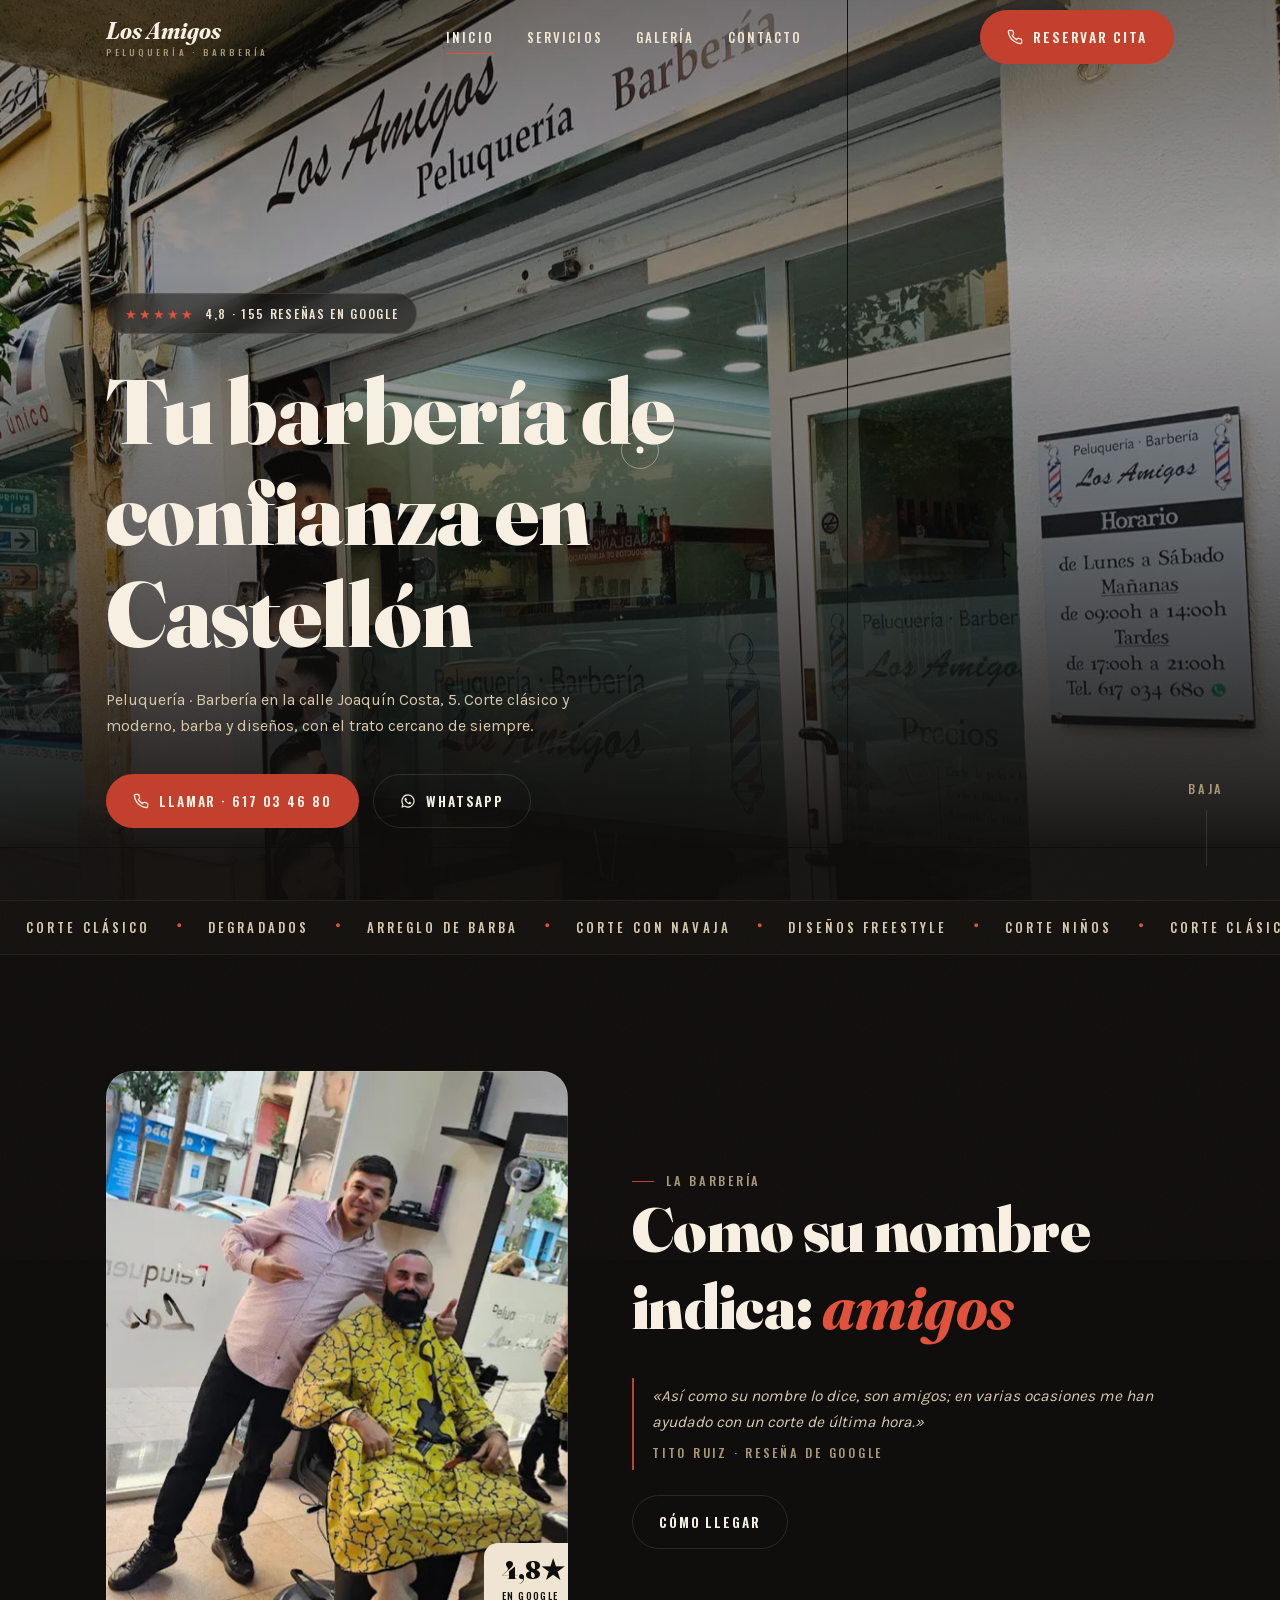
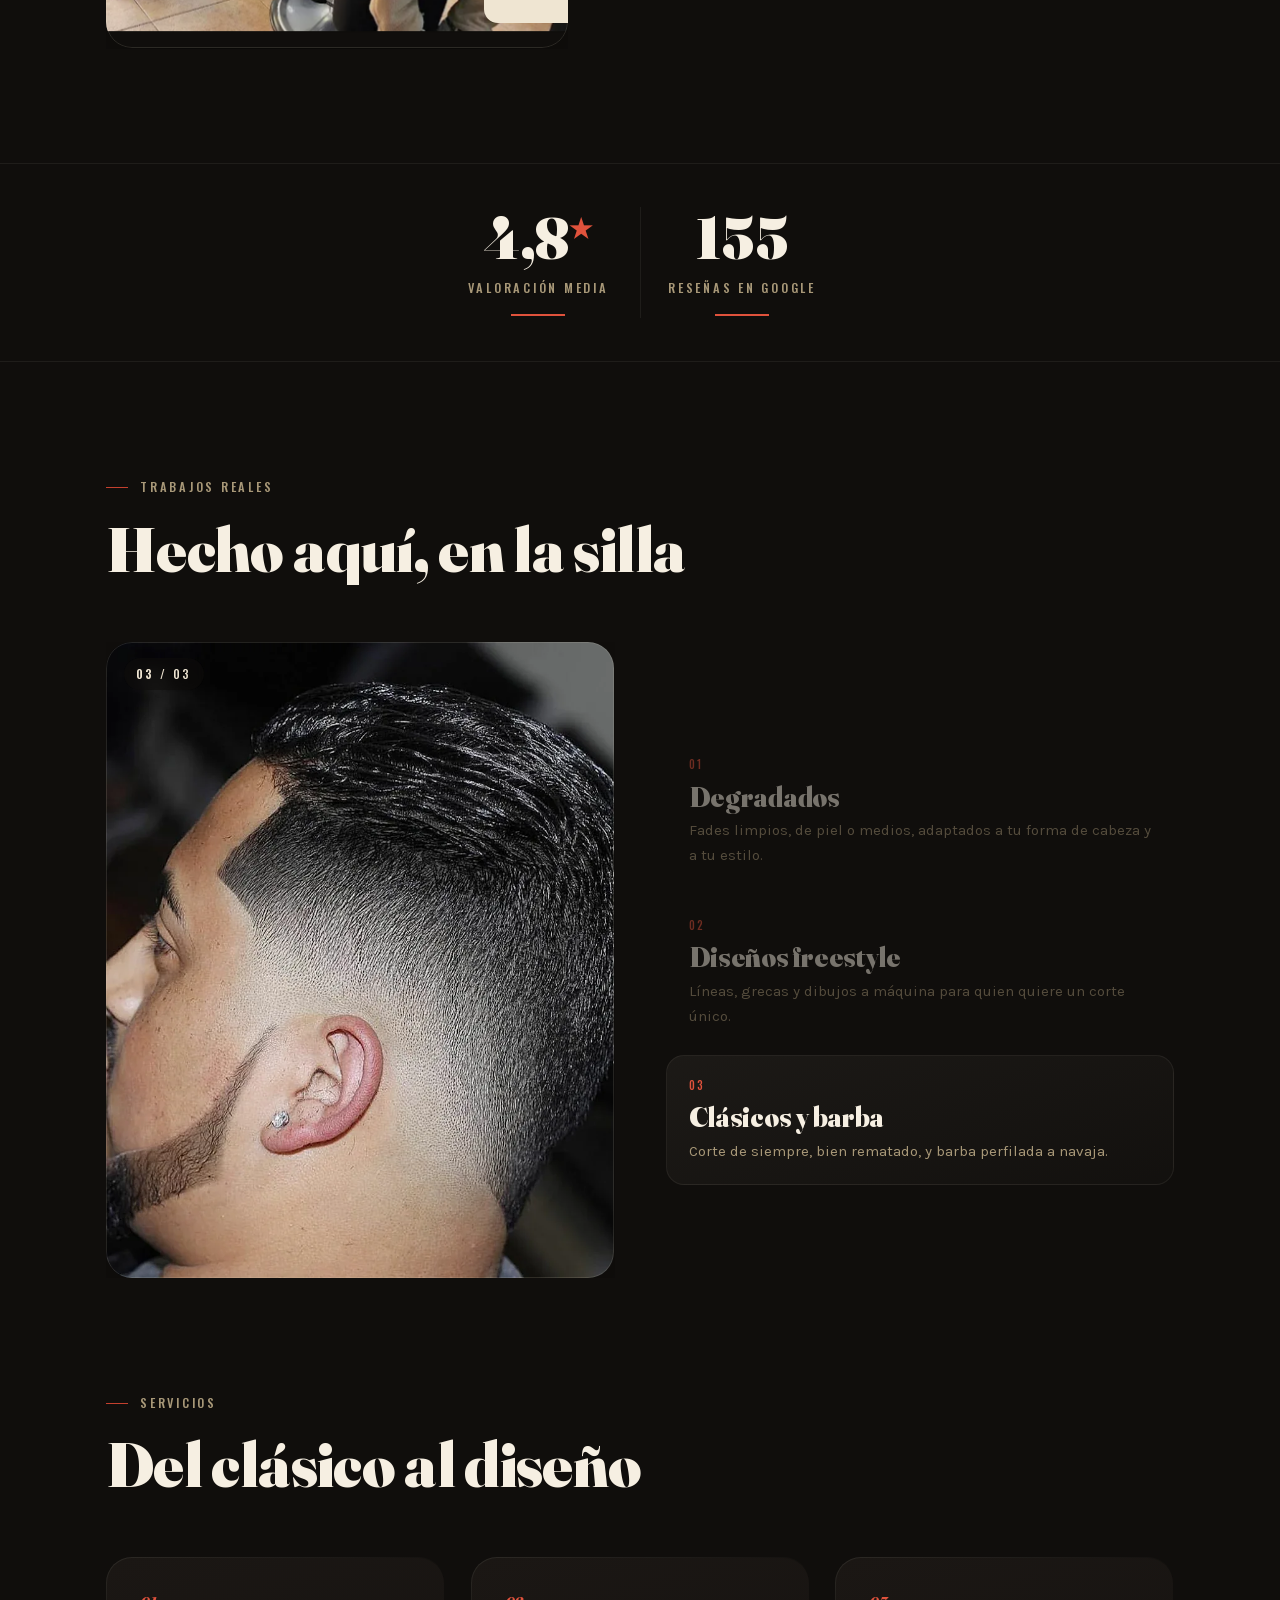
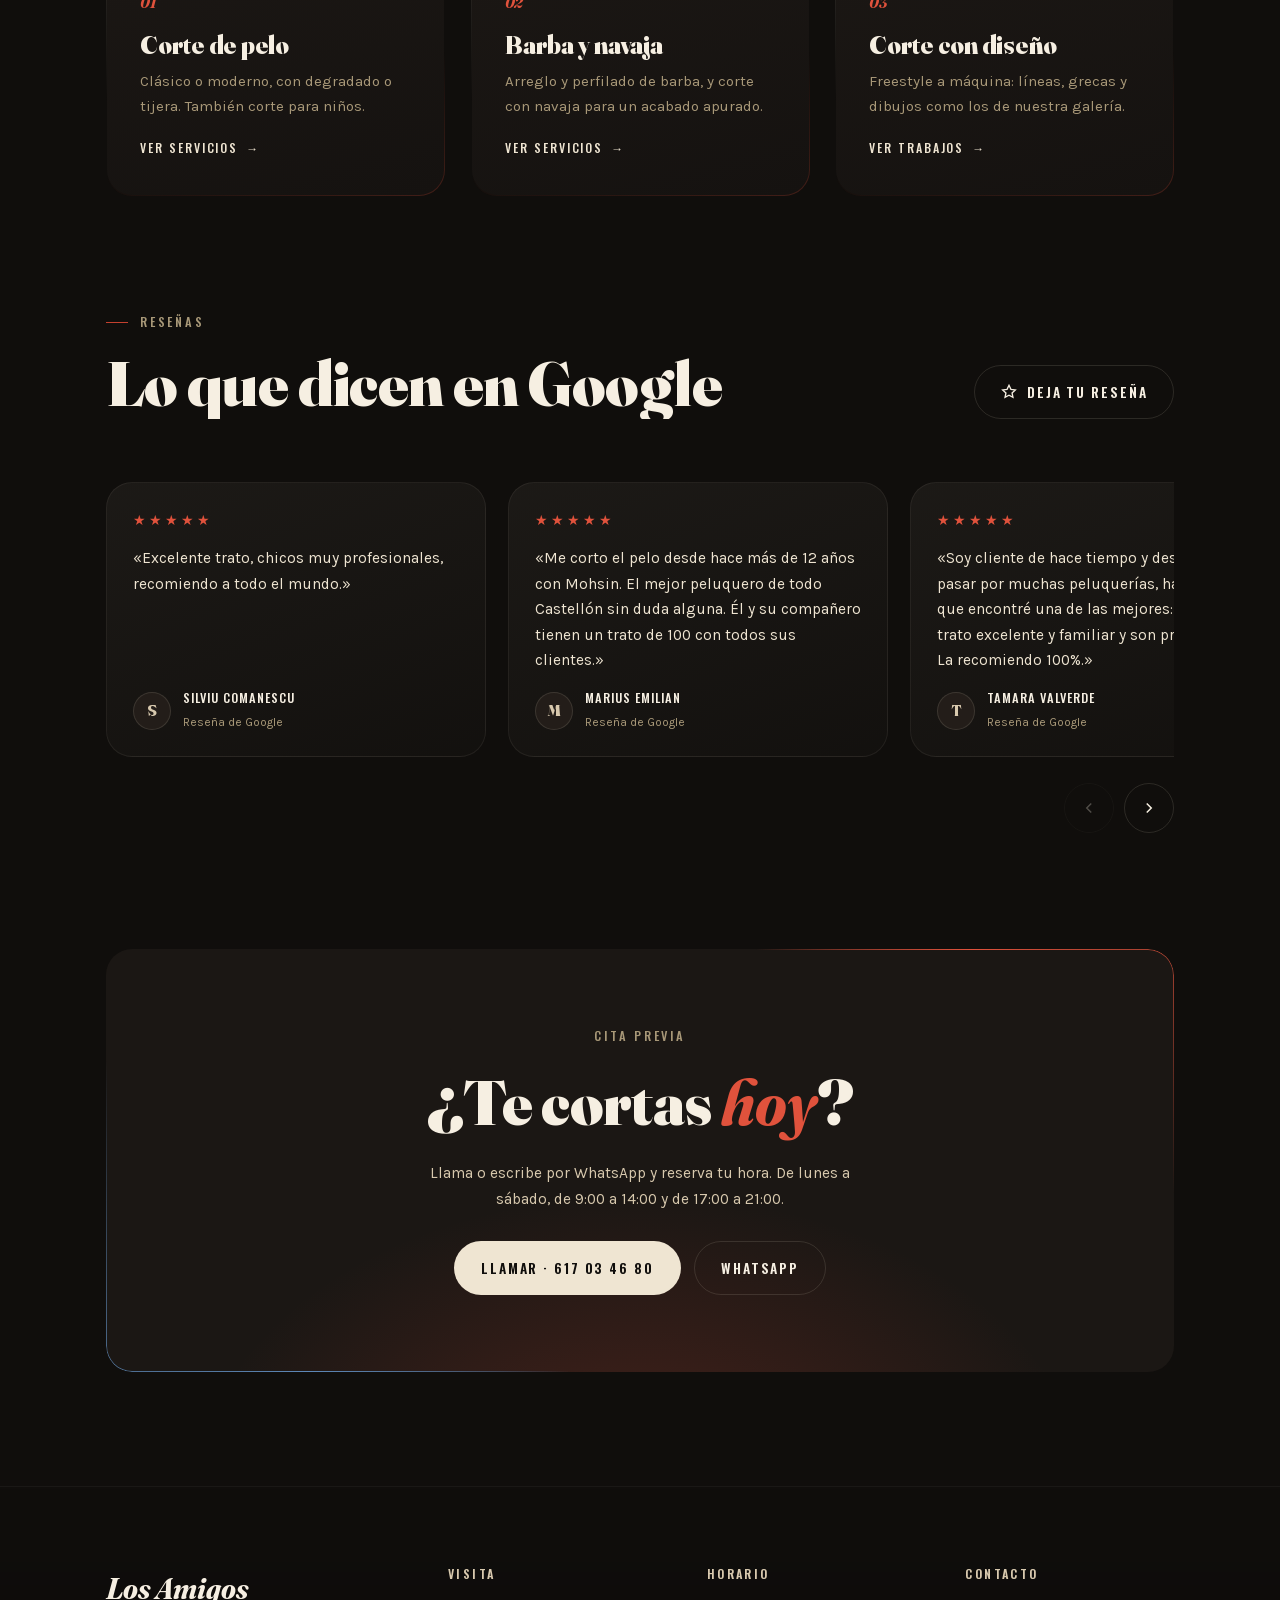
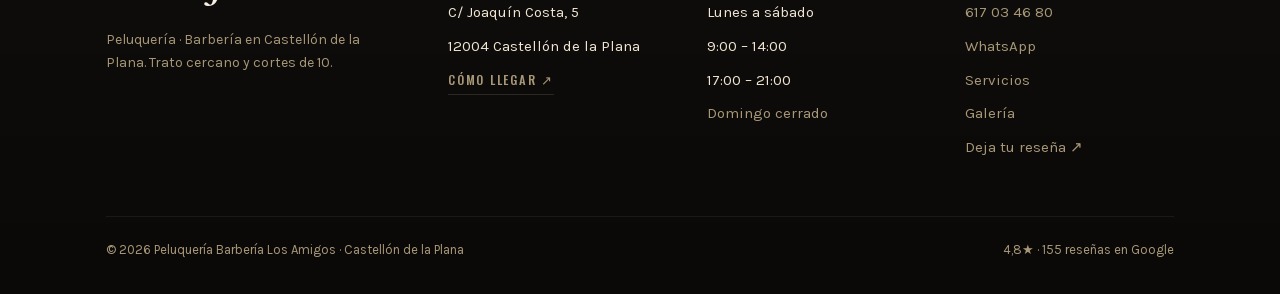
<file: index.html>
<!DOCTYPE html>
<html lang="es">
<head>
<meta charset="utf-8">
<meta name="viewport" content="width=device-width, initial-scale=1">
<title>Peluquer&iacute;a Barber&iacute;a Los Amigos &mdash; Barber&iacute;a en Castell&oacute;n de la Plana</title>
<meta name="description" content="Barber&iacute;a en Castell&oacute;n de la Plana. Cortes, degradados, arreglo de barba, navaja y dise&ntilde;os. Calle Joaqu&iacute;n Costa, 5. Cita: 617 03 46 80. Valoraci&oacute;n 4,8 con 155 rese&ntilde;as en Google.">
<link rel="canonical" href="https://losamigosbarberia.example/index.html">
<meta name="theme-color" content="#100e0c">
<meta property="og:title" content="Peluquer&iacute;a Barber&iacute;a Los Amigos &mdash; Castell&oacute;n">
<meta property="og:description" content="Tu barber&iacute;a de confianza en Castell&oacute;n. 4,8&#9733; en Google. Calle Joaqu&iacute;n Costa, 5 &middot; 617 03 46 80.">
<meta property="og:image" content="assets/img/og-image.jpg">
<meta property="og:type" content="website">
<link rel="icon" href="favicon.png" type="image/png">
<link rel="apple-touch-icon" href="apple-touch-icon.png">
<link rel="preload" href="assets/fonts/fraunces-black.woff2" as="font" type="font/woff2" crossorigin>
<link rel="preload" href="assets/fonts/karla-400.woff2" as="font" type="font/woff2" crossorigin>
<link rel="stylesheet" href="assets/css/style.css">
<noscript><style>[data-reveal],.kinetic{opacity:1 !important;transform:none !important;filter:none !important;clip-path:none !important}.preloader{display:none}.kinetic .w>span{transform:none}</style></noscript>
</head>
<body>

<div class="ambient" aria-hidden="true"></div>
<div class="grain" aria-hidden="true"></div>

<!-- Preloader -->
<div class="preloader" id="preloader" aria-hidden="true">
  <div class="preloader__panel preloader__panel--t"></div>
  <div class="preloader__panel preloader__panel--b"></div>
  <div class="preloader__mark">
    <span class="label">Peluquer&iacute;a &middot; Barber&iacute;a</span>
    <span class="preloader__word">Los Amigos</span>
    <div class="preloader__bar"><i></i></div>
  </div>
</div>

<!-- Header -->
<header class="header">
  <div class="header__in">
    <a class="brand" href="index.html" aria-label="Los Amigos, inicio">
      <span class="brand__word">Los Amigos</span>
      <span class="brand__sub">Peluquer&iacute;a &middot; Barber&iacute;a</span>
    </a>
    <nav class="nav" aria-label="Principal">
      <a href="index.html" aria-current="page">Inicio</a>
      <a href="servicios.html">Servicios</a>
      <a href="galeria.html">Galer&iacute;a</a>
      <a href="contacto.html">Contacto</a>
    </nav>
    <a class="btn btn--solid header__cta" href="tel:+34617034680"><span class="btn__shine"></span>
      <svg class="ic" viewBox="0 0 24 24" fill="none" stroke="currentColor" stroke-width="2"><path d="M22 16.9v3a2 2 0 0 1-2.2 2 19.8 19.8 0 0 1-8.6-3.1 19.5 19.5 0 0 1-6-6A19.8 19.8 0 0 1 2.1 4.2 2 2 0 0 1 4.1 2h3a2 2 0 0 1 2 1.7c.13.96.36 1.9.7 2.8a2 2 0 0 1-.45 2.1L8.1 9.9a16 16 0 0 0 6 6l1.3-1.3a2 2 0 0 1 2.1-.45c.9.34 1.84.57 2.8.7a2 2 0 0 1 1.7 2.05Z"/></svg>
      Reservar cita</a>
    <button class="burger" aria-label="Abrir men&uacute;" aria-expanded="false"><i></i><i></i><i></i></button>
  </div>
</header>

<!-- Menu movil -->
<nav class="mnav" aria-label="Men&uacute; m&oacute;vil">
  <div>
    <ul>
      <li><a href="index.html" aria-current="page">Inicio</a></li>
      <li><a href="servicios.html">Servicios</a></li>
      <li><a href="galeria.html">Galer&iacute;a</a></li>
      <li><a href="contacto.html">Contacto</a></li>
      <li><a href="tel:+34617034680" class="accent">617 03 46 80</a></li>
    </ul>
    <div class="mnav__meta">
      <span class="label">C/ Joaqu&iacute;n Costa, 5 &middot; Castell&oacute;n</span>
    </div>
  </div>
</nav>

<main>
  <!-- HERO -->
  <section class="hero">
    <div class="hero__media" aria-hidden="true">
      <img src="assets/img/fachada.webp" alt="" fetchpriority="high">
    </div>
    <div class="hero__dust" aria-hidden="true"></div>
    <div class="wrap">
      <div class="hero__pill" data-reveal="fade" data-hero-reveal>
        <span class="star" aria-hidden="true">&#9733;&#9733;&#9733;&#9733;&#9733;</span>
        4,8 &middot; 155 rese&ntilde;as en Google
      </div>
      <h1 class="h-xl kinetic">Tu barber&iacute;a de confianza en Castell&oacute;n</h1>
      <p class="hero__sub" data-reveal="up" data-hero-reveal>Peluquer&iacute;a &middot; Barber&iacute;a en la calle Joaqu&iacute;n Costa, 5. Corte cl&aacute;sico y moderno, barba y dise&ntilde;os, con el trato cercano de siempre.</p>
      <div class="hero__cta" data-reveal="up" data-hero-reveal>
        <a class="btn btn--solid" href="tel:+34617034680"><span class="btn__shine"></span>
          <svg class="ic" viewBox="0 0 24 24" fill="none" stroke="currentColor" stroke-width="2"><path d="M22 16.9v3a2 2 0 0 1-2.2 2 19.8 19.8 0 0 1-8.6-3.1 19.5 19.5 0 0 1-6-6A19.8 19.8 0 0 1 2.1 4.2 2 2 0 0 1 4.1 2h3a2 2 0 0 1 2 1.7c.13.96.36 1.9.7 2.8a2 2 0 0 1-.45 2.1L8.1 9.9a16 16 0 0 0 6 6l1.3-1.3a2 2 0 0 1 2.1-.45c.9.34 1.84.57 2.8.7a2 2 0 0 1 1.7 2.05Z"/></svg>
          Llamar &middot; 617 03 46 80</a>
        <a class="btn btn--ghost" href="https://wa.me/34617034680" target="_blank" rel="noopener"><span class="btn__shine"></span>
          <svg class="ic" viewBox="0 0 24 24" fill="currentColor"><path d="M12 2a10 10 0 0 0-8.6 15.1L2 22l5-1.3A10 10 0 1 0 12 2Zm0 18.2c-1.5 0-3-.4-4.2-1.1l-.3-.2-3 .8.8-2.9-.2-.3A8.2 8.2 0 1 1 12 20.2Zm4.5-6.1c-.2-.1-1.5-.7-1.7-.8-.2-.1-.4-.1-.6.1-.2.2-.7.8-.8 1-.1.2-.3.2-.5.1a6.7 6.7 0 0 1-3.3-2.9c-.2-.4.2-.4.7-1.3 0-.2 0-.3-.1-.5l-.8-1.9c-.2-.5-.4-.4-.6-.4h-.5c-.2 0-.5.1-.7.3-.9.9-1.1 2.2-.2 3.9a11.6 11.6 0 0 0 4.5 4.3c1.7.8 2.4.9 3.2.7.5-.1 1.5-.6 1.7-1.2.2-.6.2-1.1.1-1.2-.1-.1-.2-.1-.4-.2Z"/></svg>
          WhatsApp</a>
      </div>
    </div>
    <div class="hero__scroll" aria-hidden="true">
      <span class="label">Baja</span>
      <span class="linev"></span>
    </div>
  </section>

  <!-- MARQUEE -->
  <div class="marquee" aria-hidden="true">
    <div class="marquee__track">
      <div class="marquee__group">
        <span>Corte cl&aacute;sico</span><em>&#9679;</em><span>Degradados</span><em>&#9679;</em><span>Arreglo de barba</span><em>&#9679;</em><span>Corte con navaja</span><em>&#9679;</em><span>Dise&ntilde;os freestyle</span><em>&#9679;</em><span>Corte ni&ntilde;os</span><em>&#9679;</em>
      </div>
      <div class="marquee__group">
        <span>Corte cl&aacute;sico</span><em>&#9679;</em><span>Degradados</span><em>&#9679;</em><span>Arreglo de barba</span><em>&#9679;</em><span>Corte con navaja</span><em>&#9679;</em><span>Dise&ntilde;os freestyle</span><em>&#9679;</em><span>Corte ni&ntilde;os</span><em>&#9679;</em>
      </div>
    </div>
  </div>

  <!-- NOSOTROS -->
  <section class="section">
    <div class="wrap split">
      <div class="split__media" data-reveal="scale">
        <div class="frame">
          <img src="assets/img/equipo.webp" alt="Barbero de Los Amigos con un cliente en el sal&oacute;n" data-parallax="0.06" loading="lazy">
        </div>
        <div class="split__badge" data-reveal="up" data-stagger-item>
          <b>4,8&#9733;</b>
          <small>en Google</small>
        </div>
      </div>
      <div class="split__body">
        <span class="label label--tick" data-reveal="fade">La barber&iacute;a</span>
        <h2 class="h-lg" data-reveal="blur">Como su nombre indica: <span class="script accent">amigos</span></h2>
        <blockquote class="quoteline" data-reveal="left">
          &laquo;As&iacute; como su nombre lo dice, son amigos; en varias ocasiones me han ayudado con un corte de &uacute;ltima hora.&raquo;
          <cite class="label">Tito Ruiz &middot; Rese&ntilde;a de Google</cite>
        </blockquote>
        <a class="btn btn--ghost" href="contacto.html"><span class="btn__shine"></span>C&oacute;mo llegar</a>
      </div>
    </div>
  </section>

  <!-- STATS -->
  <section class="stats">
    <div class="wrap stats__grid">
      <div class="stat" data-reveal="up" data-stagger-item>
        <div class="stat__n"><span data-count="4.8">0</span><sup>&#9733;</sup></div>
        <div class="stat__l label">Valoraci&oacute;n media</div>
        <div class="stat__bar"><i></i></div>
      </div>
      <div class="stat" data-reveal="up" data-stagger-item>
        <div class="stat__n"><span data-count="155">0</span></div>
        <div class="stat__l label">Rese&ntilde;as en Google</div>
        <div class="stat__bar"><i></i></div>
      </div>
    </div>
  </section>

  <!-- SHOWCASE -->
  <section class="section" data-showcase>
    <div class="wrap">
      <div class="section-head">
        <span class="label label--tick" data-reveal="fade">Trabajos reales</span>
        <h2 class="h-lg" data-reveal="blur">Hecho aqu&iacute;, en la silla</h2>
      </div>
      <div class="showcase__stage">
        <div class="showcase__viewport" data-reveal="scale">
          <span class="showcase__count"><b>01</b> / 03</span>
          <img src="assets/img/trabajo-1.webp" alt="Degradado con textura arriba hecho en Los Amigos" class="is-on">
          <img src="assets/img/trabajo-8.webp" alt="Dise&ntilde;o freestyle de greca en el lateral" loading="lazy">
          <img src="assets/img/trabajo-2.webp" alt="Degradado cl&aacute;sico con barba perfilada" loading="lazy">
        </div>
        <div class="showcase__items">
          <button class="showcase__item is-on" type="button">
            <span class="idx">01</span>
            <h3>Degradados</h3>
            <p>Fades limpios, de piel o medios, adaptados a tu forma de cabeza y a tu estilo.</p>
          </button>
          <button class="showcase__item" type="button">
            <span class="idx">02</span>
            <h3>Dise&ntilde;os freestyle</h3>
            <p>L&iacute;neas, grecas y dibujos a m&aacute;quina para quien quiere un corte &uacute;nico.</p>
          </button>
          <button class="showcase__item" type="button">
            <span class="idx">03</span>
            <h3>Cl&aacute;sicos y barba</h3>
            <p>Corte de siempre, bien rematado, y barba perfilada a navaja.</p>
          </button>
        </div>
      </div>
    </div>
  </section>

  <!-- SERVICIOS PREVIEW -->
  <section class="section" style="padding-top:0">
    <div class="wrap">
      <div class="section-head">
        <span class="label label--tick" data-reveal="fade">Servicios</span>
        <h2 class="h-lg" data-reveal="blur">Del cl&aacute;sico al dise&ntilde;o</h2>
      </div>
      <div class="cards">
        <article class="tcard" data-reveal="up" data-stagger-item>
          <div class="tcard__in">
            <div class="tcard__glare"></div>
            <span class="num">01</span>
            <h3>Corte de pelo</h3>
            <p>Cl&aacute;sico o moderno, con degradado o tijera. Tambi&eacute;n corte para ni&ntilde;os.</p>
            <a class="go" href="servicios.html">Ver servicios</a>
          </div>
        </article>
        <article class="tcard" data-reveal="up" data-stagger-item>
          <div class="tcard__in">
            <div class="tcard__glare"></div>
            <span class="num">02</span>
            <h3>Barba y navaja</h3>
            <p>Arreglo y perfilado de barba, y corte con navaja para un acabado apurado.</p>
            <a class="go" href="servicios.html">Ver servicios</a>
          </div>
        </article>
        <article class="tcard" data-reveal="up" data-stagger-item>
          <div class="tcard__in">
            <div class="tcard__glare"></div>
            <span class="num">03</span>
            <h3>Corte con dise&ntilde;o</h3>
            <p>Freestyle a m&aacute;quina: l&iacute;neas, grecas y dibujos como los de nuestra galer&iacute;a.</p>
            <a class="go" href="galeria.html">Ver trabajos</a>
          </div>
        </article>
      </div>
    </div>
  </section>

  <!-- RESENAS -->
  <section class="section" style="padding-top:0">
    <div class="wrap">
      <div class="section-head" style="display:flex;justify-content:space-between;align-items:flex-end;gap:20px;max-width:none;flex-wrap:wrap">
        <div>
          <span class="label label--tick" data-reveal="fade">Rese&ntilde;as</span>
          <h2 class="h-lg" data-reveal="blur">Lo que dicen en Google</h2>
        </div>
        <a class="btn btn--ghost" data-reveal="fade" href="https://search.google.com/local/writereview?placeid=ChIJCYqXFn7_Xw0RhbZOXLvFFtM" target="_blank" rel="noopener"><span class="btn__shine"></span>
          <svg class="ic" viewBox="0 0 24 24" fill="none" stroke="currentColor" stroke-width="2"><path d="M12 2l2.9 6.1 6.6.8-4.9 4.6 1.3 6.5L12 16.8 6.1 20l1.3-6.5L2.5 8.9l6.6-.8L12 2z"/></svg>
          Deja tu rese&ntilde;a</a>
      </div>
      <div class="carousel" data-reveal="up">
        <div class="carousel__track">
          <article class="review">
            <div class="review__stars" aria-label="5 de 5 estrellas">&#9733;&#9733;&#9733;&#9733;&#9733;</div>
            <p>&laquo;Excelente trato, chicos muy profesionales, recomiendo a todo el mundo.&raquo;</p>
            <footer><span class="avatar">S</span><div><b>Silviu Comanescu</b><small>Rese&ntilde;a de Google</small></div></footer>
          </article>
          <article class="review">
            <div class="review__stars" aria-label="5 de 5 estrellas">&#9733;&#9733;&#9733;&#9733;&#9733;</div>
            <p>&laquo;Me corto el pelo desde hace m&aacute;s de 12 a&ntilde;os con Mohsin. El mejor peluquero de todo Castell&oacute;n sin duda alguna. &Eacute;l y su compa&ntilde;ero tienen un trato de 100 con todos sus clientes.&raquo;</p>
            <footer><span class="avatar">M</span><div><b>Marius Emilian</b><small>Rese&ntilde;a de Google</small></div></footer>
          </article>
          <article class="review">
            <div class="review__stars" aria-label="5 de 5 estrellas">&#9733;&#9733;&#9733;&#9733;&#9733;</div>
            <p>&laquo;Soy cliente de hace tiempo y despu&eacute;s de pasar por muchas peluquer&iacute;as, hace a&ntilde;os que encontr&eacute; una de las mejores: tienen un trato excelente y familiar y son profesionales. La recomiendo 100%.&raquo;</p>
            <footer><span class="avatar">T</span><div><b>Tamara Valverde</b><small>Rese&ntilde;a de Google</small></div></footer>
          </article>
          <article class="review">
            <div class="review__stars" aria-label="5 de 5 estrellas">&#9733;&#9733;&#9733;&#9733;&#9733;</div>
            <p>&laquo;Llevo yendo desde hace 4 a&ntilde;os y puedo decir que el due&ntilde;o es un fuera de serie cortando el pelo y tratando a la gente.&raquo;</p>
            <footer><span class="avatar">S</span><div><b>Sergio Archelos</b><small>Rese&ntilde;a de Google</small></div></footer>
          </article>
          <article class="review">
            <div class="review__stars" aria-label="5 de 5 estrellas">&#9733;&#9733;&#9733;&#9733;&#9733;</div>
            <p>&laquo;Sin lugar a dudas la mejor peluquer&iacute;a de Castell&oacute;n. Servicio eficiente y de calidad, unos cracks.&raquo;</p>
            <footer><span class="avatar">P</span><div><b>Pa&uacute;l CR</b><small>Rese&ntilde;a de Google</small></div></footer>
          </article>
          <article class="review">
            <div class="review__stars" aria-label="5 de 5 estrellas">&#9733;&#9733;&#9733;&#9733;&#9733;</div>
            <p>&laquo;Llevo viniendo 3 o 4 a&ntilde;os a cortarme el pelo aqu&iacute; y, para m&iacute; y para todos, esta es la mejor barber&iacute;a de Castell&oacute;n. El n&uacute;mero uno.&raquo;</p>
            <footer><span class="avatar">A</span><div><b>Adrian Onea</b><small>Rese&ntilde;a de Google</small></div></footer>
          </article>
          <article class="review">
            <div class="review__stars" aria-label="5 de 5 estrellas">&#9733;&#9733;&#9733;&#9733;&#9733;</div>
            <p>&laquo;Es un 10/10 el barbero Mohsin. Calidad y precio 10/10. Resultados 10/10.&raquo;</p>
            <footer><span class="avatar">J</span><div><b>Javier N&uacute;&ntilde;ez</b><small>Rese&ntilde;a de Google</small></div></footer>
          </article>
          <article class="review">
            <div class="review__stars" aria-label="5 de 5 estrellas">&#9733;&#9733;&#9733;&#9733;&#9733;</div>
            <p>&laquo;El due&ntilde;o del local es un gran profesional, te hace sentir como si estuvieras en tu casa. Lo recomiendo 100%.&raquo;</p>
            <footer><span class="avatar">R</span><div><b>Rogerio Capdevila</b><small>Rese&ntilde;a de Google</small></div></footer>
          </article>
          <article class="review">
            <div class="review__stars" aria-label="5 de 5 estrellas">&#9733;&#9733;&#9733;&#9733;&#9733;</div>
            <p>&laquo;Peluquer&iacute;a aut&eacute;ntica de Castell&oacute;n. Lleva much&iacute;simos a&ntilde;os haci&eacute;ndolo de 10. Magn&iacute;ficos precios y servicio.&raquo;</p>
            <footer><span class="avatar">K</span><div><b>Kamell</b><small>Rese&ntilde;a de Google</small></div></footer>
          </article>
        </div>
        <div class="carousel__nav">
          <button class="cbtn" data-prev aria-label="Anterior"><svg viewBox="0 0 24 24" fill="none" stroke="currentColor" stroke-width="2"><path d="M15 18l-6-6 6-6"/></svg></button>
          <button class="cbtn" data-next aria-label="Siguiente"><svg viewBox="0 0 24 24" fill="none" stroke="currentColor" stroke-width="2"><path d="M9 6l6 6-6 6"/></svg></button>
        </div>
      </div>
    </div>
  </section>

  <!-- CTA -->
  <section class="section" style="padding-top:0">
    <div class="wrap">
      <div class="ctaband" data-reveal="scale">
        <span class="label" style="display:block;margin-bottom:14px">Cita previa</span>
        <h2 class="h-lg">&iquest;Te cortas <span class="script accent">hoy</span>?</h2>
        <p>Llama o escribe por WhatsApp y reserva tu hora. De lunes a s&aacute;bado, de 9:00 a 14:00 y de 17:00 a 21:00.</p>
        <div class="hero__cta">
          <a class="btn btn--light" href="tel:+34617034680"><span class="btn__shine"></span>Llamar &middot; 617 03 46 80</a>
          <a class="btn btn--ghost" href="https://wa.me/34617034680" target="_blank" rel="noopener"><span class="btn__shine"></span>WhatsApp</a>
        </div>
      </div>
    </div>
  </section>
</main>

<!-- FOOTER -->
<footer class="footer">
  <div class="wrap">
    <div class="footer__grid">
      <div>
        <span class="brand__word">Los Amigos</span>
        <p class="footer__note">Peluquer&iacute;a &middot; Barber&iacute;a en Castell&oacute;n de la Plana. Trato cercano y cortes de 10.</p>
      </div>
      <div>
        <h4>Visita</h4>
        <ul>
          <li>C/ Joaqu&iacute;n Costa, 5</li>
          <li>12004 Castell&oacute;n de la Plana</li>
          <li><a class="gmaps-link" href="https://www.google.com/maps/search/?api=1&amp;query=Peluqueria+Barberia+los+Amigos+Carrer+de+Joaquin+Costa+5+Castello" target="_blank" rel="noopener">C&oacute;mo llegar &#8599;</a></li>
        </ul>
      </div>
      <div>
        <h4>Horario</h4>
        <ul>
          <li>Lunes a s&aacute;bado</li>
          <li>9:00 &ndash; 14:00</li>
          <li>17:00 &ndash; 21:00</li>
          <li class="muted">Domingo cerrado</li>
        </ul>
      </div>
      <div>
        <h4>Contacto</h4>
        <ul>
          <li><a href="tel:+34617034680">617 03 46 80</a></li>
          <li><a href="https://wa.me/34617034680" target="_blank" rel="noopener">WhatsApp</a></li>
          <li><a href="servicios.html">Servicios</a></li>
          <li><a href="galeria.html">Galer&iacute;a</a></li>
          <li><a href="https://search.google.com/local/writereview?placeid=ChIJCYqXFn7_Xw0RhbZOXLvFFtM" target="_blank" rel="noopener">Deja tu rese&ntilde;a &#8599;</a></li>
        </ul>
      </div>
    </div>
    <div class="footer__base">
      <span>&copy; <span data-year>2026</span> Peluquer&iacute;a Barber&iacute;a Los Amigos &middot; Castell&oacute;n de la Plana</span>
      <span>4,8&#9733; &middot; 155 rese&ntilde;as en Google</span>
    </div>
  </div>
</footer>

<script src="assets/js/main.js"></script>
</body>
</html>
</file>
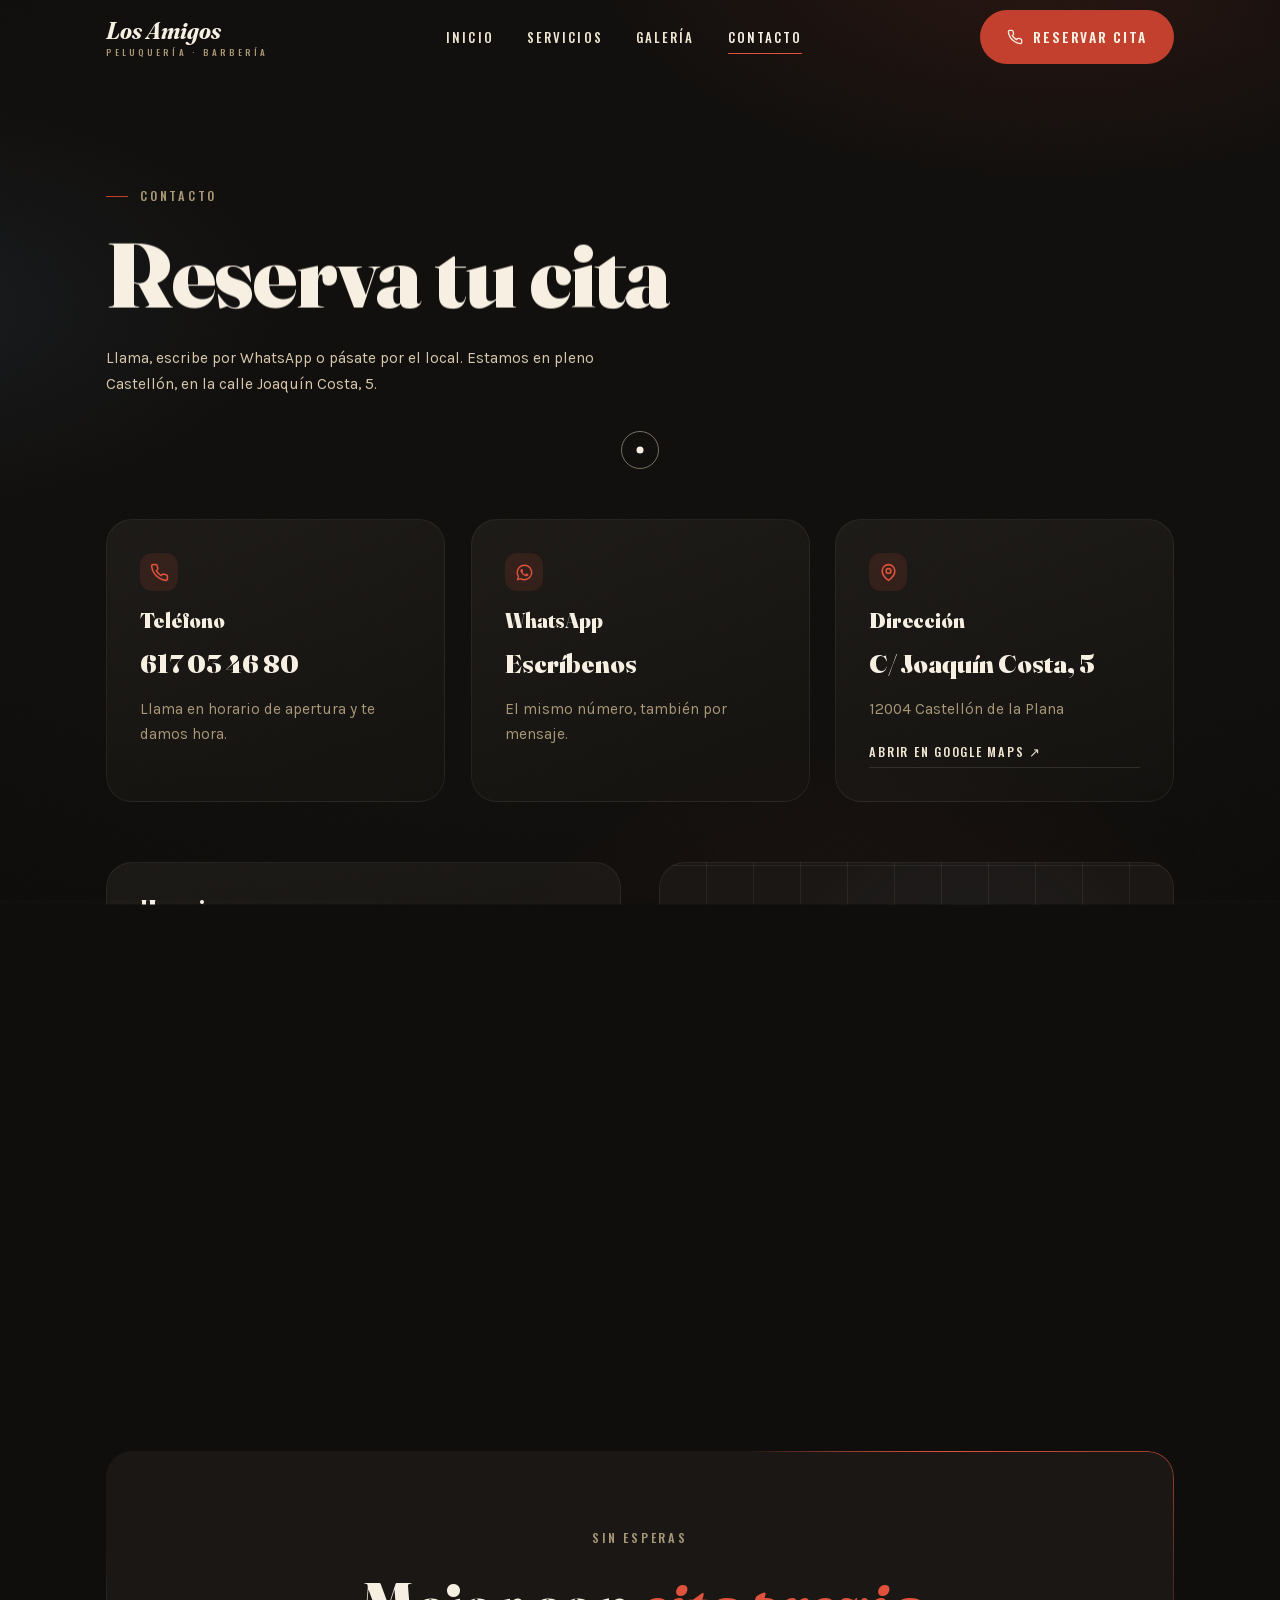
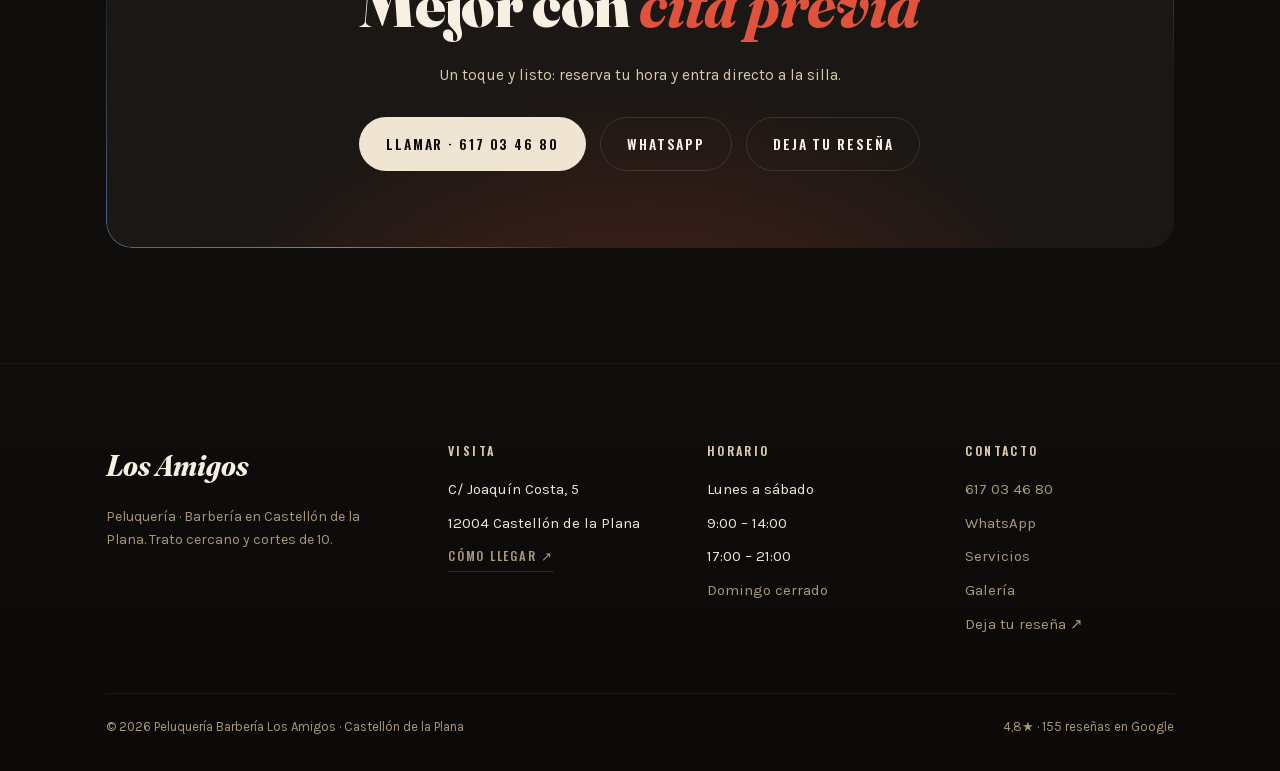
<file: contacto.html>
<!DOCTYPE html>
<html lang="es">
<head>
<meta charset="utf-8">
<meta name="viewport" content="width=device-width, initial-scale=1">
<title>Contacto y horario &mdash; Peluquer&iacute;a Barber&iacute;a Los Amigos, Castell&oacute;n</title>
<meta name="description" content="Reserva tu cita en Los Amigos: 617 03 46 80 &middot; WhatsApp. Calle Joaqu&iacute;n Costa, 5, 12004 Castell&oacute;n de la Plana. Lunes a s&aacute;bado, 9:00&ndash;14:00 y 17:00&ndash;21:00.">
<link rel="canonical" href="https://losamigosbarberia.example/contacto.html">
<meta name="theme-color" content="#100e0c">
<meta property="og:title" content="Contacto &mdash; Los Amigos, Castell&oacute;n">
<meta property="og:description" content="C/ Joaqu&iacute;n Costa, 5 &middot; 617 03 46 80 &middot; Lunes a s&aacute;bado.">
<meta property="og:image" content="assets/img/og-image.jpg">
<meta property="og:type" content="website">
<link rel="icon" href="favicon.png" type="image/png">
<link rel="apple-touch-icon" href="apple-touch-icon.png">
<link rel="preload" href="assets/fonts/fraunces-black.woff2" as="font" type="font/woff2" crossorigin>
<link rel="preload" href="assets/fonts/karla-400.woff2" as="font" type="font/woff2" crossorigin>
<link rel="stylesheet" href="assets/css/style.css">
<noscript><style>[data-reveal],.kinetic{opacity:1 !important;transform:none !important;filter:none !important;clip-path:none !important}.preloader{display:none}.kinetic .w>span{transform:none}</style></noscript>
</head>
<body>

<div class="ambient" aria-hidden="true"></div>
<div class="grain" aria-hidden="true"></div>

<div class="preloader" id="preloader" aria-hidden="true">
  <div class="preloader__panel preloader__panel--t"></div>
  <div class="preloader__panel preloader__panel--b"></div>
  <div class="preloader__mark">
    <span class="label">Peluquer&iacute;a &middot; Barber&iacute;a</span>
    <span class="preloader__word">Los Amigos</span>
    <div class="preloader__bar"><i></i></div>
  </div>
</div>

<header class="header">
  <div class="header__in">
    <a class="brand" href="index.html" aria-label="Los Amigos, inicio">
      <span class="brand__word">Los Amigos</span>
      <span class="brand__sub">Peluquer&iacute;a &middot; Barber&iacute;a</span>
    </a>
    <nav class="nav" aria-label="Principal">
      <a href="index.html">Inicio</a>
      <a href="servicios.html">Servicios</a>
      <a href="galeria.html">Galer&iacute;a</a>
      <a href="contacto.html" aria-current="page">Contacto</a>
    </nav>
    <a class="btn btn--solid header__cta" href="tel:+34617034680"><span class="btn__shine"></span>
      <svg class="ic" viewBox="0 0 24 24" fill="none" stroke="currentColor" stroke-width="2"><path d="M22 16.9v3a2 2 0 0 1-2.2 2 19.8 19.8 0 0 1-8.6-3.1 19.5 19.5 0 0 1-6-6A19.8 19.8 0 0 1 2.1 4.2 2 2 0 0 1 4.1 2h3a2 2 0 0 1 2 1.7c.13.96.36 1.9.7 2.8a2 2 0 0 1-.45 2.1L8.1 9.9a16 16 0 0 0 6 6l1.3-1.3a2 2 0 0 1 2.1-.45c.9.34 1.84.57 2.8.7a2 2 0 0 1 1.7 2.05Z"/></svg>
      Reservar cita</a>
    <button class="burger" aria-label="Abrir men&uacute;" aria-expanded="false"><i></i><i></i><i></i></button>
  </div>
</header>

<nav class="mnav" aria-label="Men&uacute; m&oacute;vil">
  <div>
    <ul>
      <li><a href="index.html">Inicio</a></li>
      <li><a href="servicios.html">Servicios</a></li>
      <li><a href="galeria.html">Galer&iacute;a</a></li>
      <li><a href="contacto.html" aria-current="page">Contacto</a></li>
      <li><a href="tel:+34617034680" class="accent">617 03 46 80</a></li>
    </ul>
    <div class="mnav__meta"><span class="label">C/ Joaqu&iacute;n Costa, 5 &middot; Castell&oacute;n</span></div>
  </div>
</nav>

<main>
  <section class="pagehero">
    <div class="wrap">
      <span class="label label--tick" data-reveal="fade" data-hero-reveal>Contacto</span>
      <h1 class="h-xl kinetic">Reserva tu cita</h1>
      <p class="pagehero__sub" data-reveal="up" data-hero-reveal>Llama, escribe por WhatsApp o p&aacute;sate por el local. Estamos en pleno Castell&oacute;n, en la calle Joaqu&iacute;n Costa, 5.</p>
    </div>
  </section>

  <section class="section" style="padding-top:clamp(16px,3vw,36px)">
    <div class="wrap">
      <div class="contact-grid">
        <div class="ccard" data-reveal="up" data-stagger-item>
          <span class="ic"><svg viewBox="0 0 24 24" fill="none" stroke="currentColor" stroke-width="2"><path d="M22 16.9v3a2 2 0 0 1-2.2 2 19.8 19.8 0 0 1-8.6-3.1 19.5 19.5 0 0 1-6-6A19.8 19.8 0 0 1 2.1 4.2 2 2 0 0 1 4.1 2h3a2 2 0 0 1 2 1.7c.13.96.36 1.9.7 2.8a2 2 0 0 1-.45 2.1L8.1 9.9a16 16 0 0 0 6 6l1.3-1.3a2 2 0 0 1 2.1-.45c.9.34 1.84.57 2.8.7a2 2 0 0 1 1.7 2.05Z"/></svg></span>
          <h3>Tel&eacute;fono</h3>
          <a class="big" href="tel:+34617034680">617 03 46 80</a>
          <p class="muted" style="margin:0">Llama en horario de apertura y te damos hora.</p>
        </div>
        <div class="ccard" data-reveal="up" data-stagger-item>
          <span class="ic"><svg viewBox="0 0 24 24" fill="currentColor"><path d="M12 2a10 10 0 0 0-8.6 15.1L2 22l5-1.3A10 10 0 1 0 12 2Zm0 18.2c-1.5 0-3-.4-4.2-1.1l-.3-.2-3 .8.8-2.9-.2-.3A8.2 8.2 0 1 1 12 20.2Zm4.5-6.1c-.2-.1-1.5-.7-1.7-.8-.2-.1-.4-.1-.6.1-.2.2-.7.8-.8 1-.1.2-.3.2-.5.1a6.7 6.7 0 0 1-3.3-2.9c-.2-.4.2-.4.7-1.3 0-.2 0-.3-.1-.5l-.8-1.9c-.2-.5-.4-.4-.6-.4h-.5c-.2 0-.5.1-.7.3-.9.9-1.1 2.2-.2 3.9a11.6 11.6 0 0 0 4.5 4.3c1.7.8 2.4.9 3.2.7.5-.1 1.5-.6 1.7-1.2.2-.6.2-1.1.1-1.2-.1-.1-.2-.1-.4-.2Z"/></svg></span>
          <h3>WhatsApp</h3>
          <a class="big" href="https://wa.me/34617034680" target="_blank" rel="noopener">Escr&iacute;benos</a>
          <p class="muted" style="margin:0">El mismo n&uacute;mero, tambi&eacute;n por mensaje.</p>
        </div>
        <div class="ccard" data-reveal="up" data-stagger-item>
          <span class="ic"><svg viewBox="0 0 24 24" fill="none" stroke="currentColor" stroke-width="2"><path d="M20 10c0 6-8 12-8 12S4 16 4 10a8 8 0 1 1 16 0Z"/><circle cx="12" cy="10" r="3"/></svg></span>
          <h3>Direcci&oacute;n</h3>
          <span class="big">C/ Joaqu&iacute;n Costa, 5</span>
          <p class="muted" style="margin:0 0 10px">12004 Castell&oacute;n de la Plana</p>
          <a class="gmaps-link" href="https://www.google.com/maps/search/?api=1&amp;query=Peluqueria+Barberia+los+Amigos+Carrer+de+Joaquin+Costa+5+Castello" target="_blank" rel="noopener">Abrir en Google Maps &#8599;</a>
        </div>
      </div>

      <div class="grid-2 mt-lg" style="align-items:stretch">
        <div class="ccard" data-reveal="left">
          <h3 class="h-md" style="margin-bottom:10px">Horario</h3>
          <table class="hours">
            <tbody>
              <tr data-day="1"><td>Lunes</td><td>9:00&ndash;14:00 &middot; 17:00&ndash;21:00</td></tr>
              <tr data-day="2"><td>Martes</td><td>9:00&ndash;14:00 &middot; 17:00&ndash;21:00</td></tr>
              <tr data-day="3"><td>Mi&eacute;rcoles</td><td>9:00&ndash;14:00 &middot; 17:00&ndash;21:00</td></tr>
              <tr data-day="4"><td>Jueves</td><td>9:00&ndash;14:00 &middot; 17:00&ndash;21:00</td></tr>
              <tr data-day="5"><td>Viernes</td><td>9:00&ndash;14:00 &middot; 17:00&ndash;21:00</td></tr>
              <tr data-day="6"><td>S&aacute;bado</td><td>9:00&ndash;14:00 &middot; 17:00&ndash;21:00</td></tr>
              <tr data-day="0" class="is-closed"><td>Domingo</td><td>Cerrado</td></tr>
            </tbody>
          </table>
        </div>
        <div class="mapcard" data-reveal="right">
          <div>
            <span class="pin" aria-hidden="true"></span>
            <h3 class="h-md" style="margin-bottom:8px">Aqu&iacute; nos encuentras</h3>
            <p class="muted" style="max-width:38ch;margin-inline:auto">Calle Joaqu&iacute;n Costa, 5 &middot; 12004 Castell&oacute;n de la Plana. Busca el cartel blanco de &laquo;Los Amigos&raquo; con el poste de barbero.</p>
            <a class="btn btn--ghost" href="https://www.google.com/maps/search/?api=1&amp;query=Peluqueria+Barberia+los+Amigos+Carrer+de+Joaquin+Costa+5+Castello" target="_blank" rel="noopener" style="margin-top:8px"><span class="btn__shine"></span>C&oacute;mo llegar</a>
          </div>
        </div>
      </div>
    </div>
  </section>

  <section class="section" style="padding-top:0">
    <div class="wrap">
      <div class="ctaband" data-reveal="scale">
        <span class="label" style="display:block;margin-bottom:14px">Sin esperas</span>
        <h2 class="h-lg">Mejor con <span class="script accent">cita previa</span></h2>
        <p>Un toque y listo: reserva tu hora y entra directo a la silla.</p>
        <div class="hero__cta">
          <a class="btn btn--light" href="tel:+34617034680"><span class="btn__shine"></span>Llamar &middot; 617 03 46 80</a>
          <a class="btn btn--ghost" href="https://wa.me/34617034680" target="_blank" rel="noopener"><span class="btn__shine"></span>WhatsApp</a>
          <a class="btn btn--ghost" href="https://search.google.com/local/writereview?placeid=ChIJCYqXFn7_Xw0RhbZOXLvFFtM" target="_blank" rel="noopener"><span class="btn__shine"></span>Deja tu rese&ntilde;a</a>
        </div>
      </div>
    </div>
  </section>
</main>

<footer class="footer">
  <div class="wrap">
    <div class="footer__grid">
      <div>
        <span class="brand__word">Los Amigos</span>
        <p class="footer__note">Peluquer&iacute;a &middot; Barber&iacute;a en Castell&oacute;n de la Plana. Trato cercano y cortes de 10.</p>
      </div>
      <div>
        <h4>Visita</h4>
        <ul>
          <li>C/ Joaqu&iacute;n Costa, 5</li>
          <li>12004 Castell&oacute;n de la Plana</li>
          <li><a class="gmaps-link" href="https://www.google.com/maps/search/?api=1&amp;query=Peluqueria+Barberia+los+Amigos+Carrer+de+Joaquin+Costa+5+Castello" target="_blank" rel="noopener">C&oacute;mo llegar &#8599;</a></li>
        </ul>
      </div>
      <div>
        <h4>Horario</h4>
        <ul>
          <li>Lunes a s&aacute;bado</li>
          <li>9:00 &ndash; 14:00</li>
          <li>17:00 &ndash; 21:00</li>
          <li class="muted">Domingo cerrado</li>
        </ul>
      </div>
      <div>
        <h4>Contacto</h4>
        <ul>
          <li><a href="tel:+34617034680">617 03 46 80</a></li>
          <li><a href="https://wa.me/34617034680" target="_blank" rel="noopener">WhatsApp</a></li>
          <li><a href="servicios.html">Servicios</a></li>
          <li><a href="galeria.html">Galer&iacute;a</a></li>
          <li><a href="https://search.google.com/local/writereview?placeid=ChIJCYqXFn7_Xw0RhbZOXLvFFtM" target="_blank" rel="noopener">Deja tu rese&ntilde;a &#8599;</a></li>
        </ul>
      </div>
    </div>
    <div class="footer__base">
      <span>&copy; <span data-year>2026</span> Peluquer&iacute;a Barber&iacute;a Los Amigos &middot; Castell&oacute;n de la Plana</span>
      <span>4,8&#9733; &middot; 155 rese&ntilde;as en Google</span>
    </div>
  </div>
</footer>

<script src="assets/js/main.js"></script>
</body>
</html>
</file>
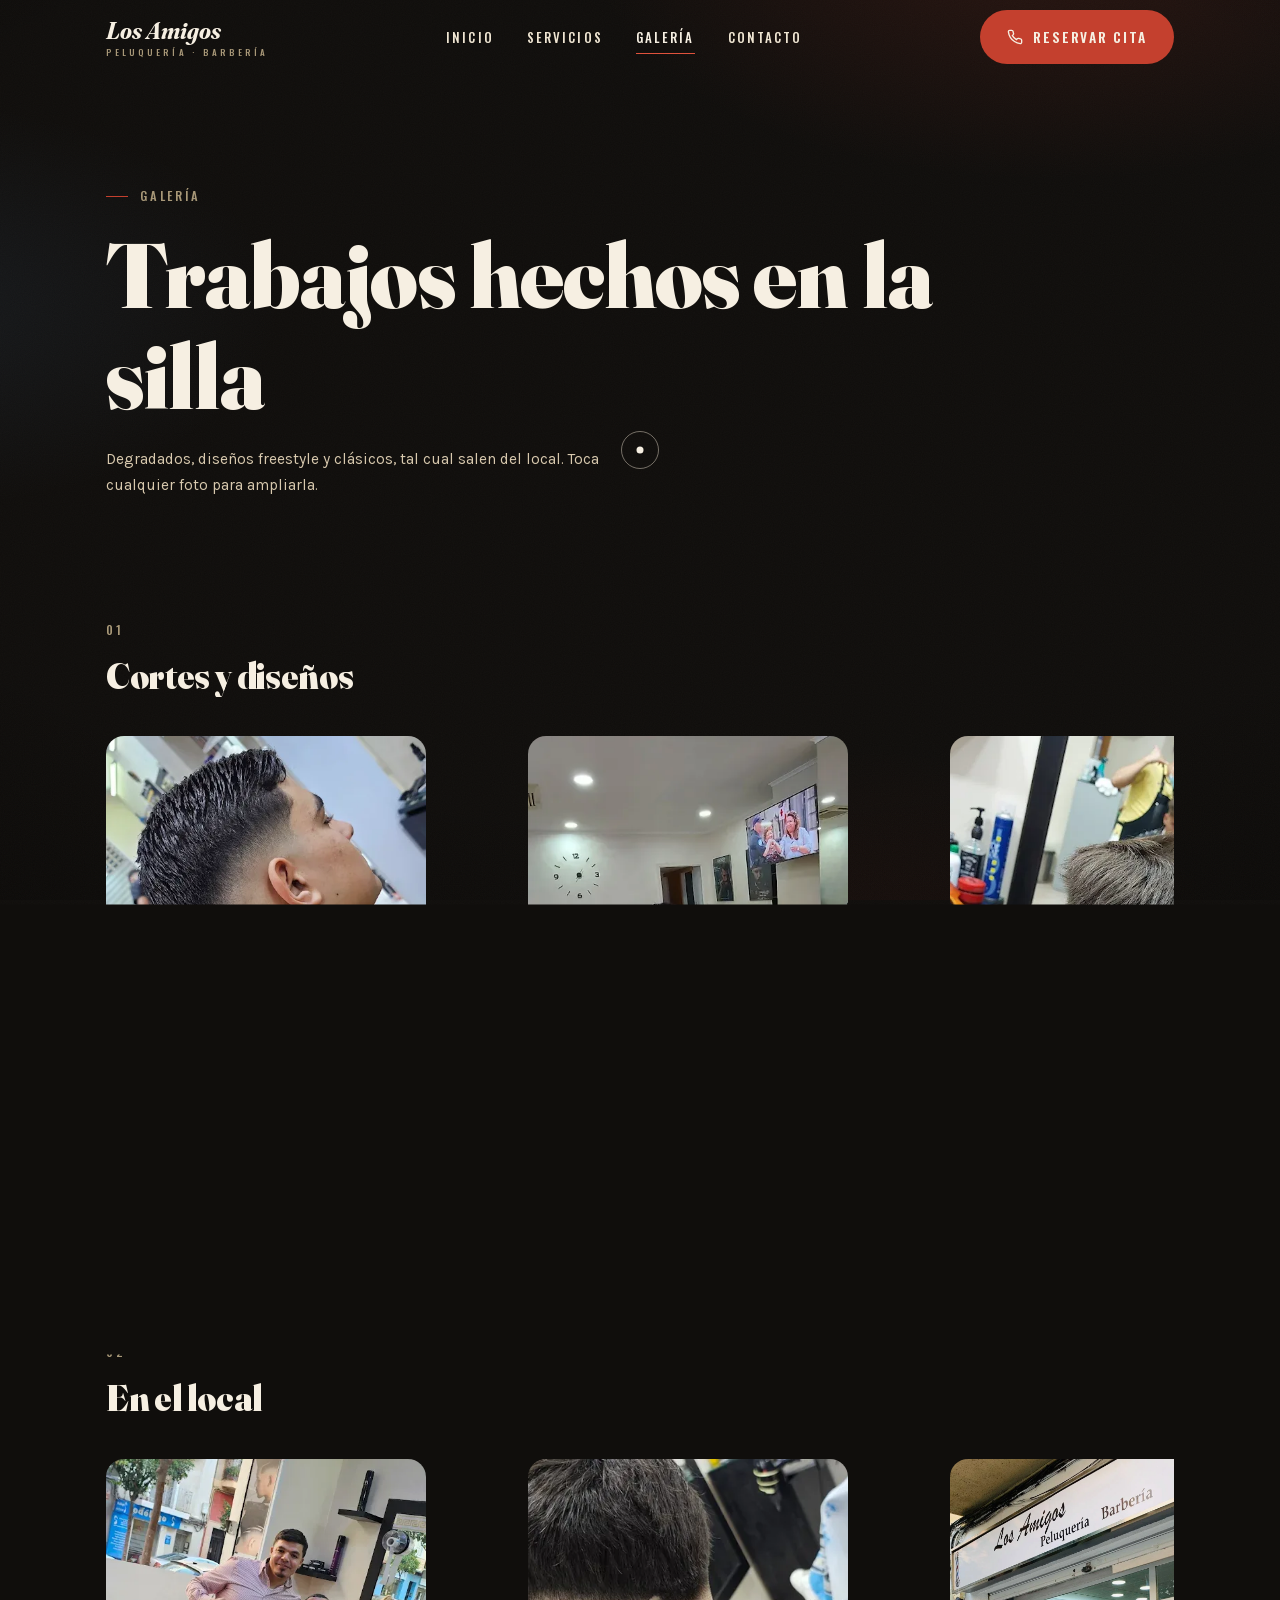
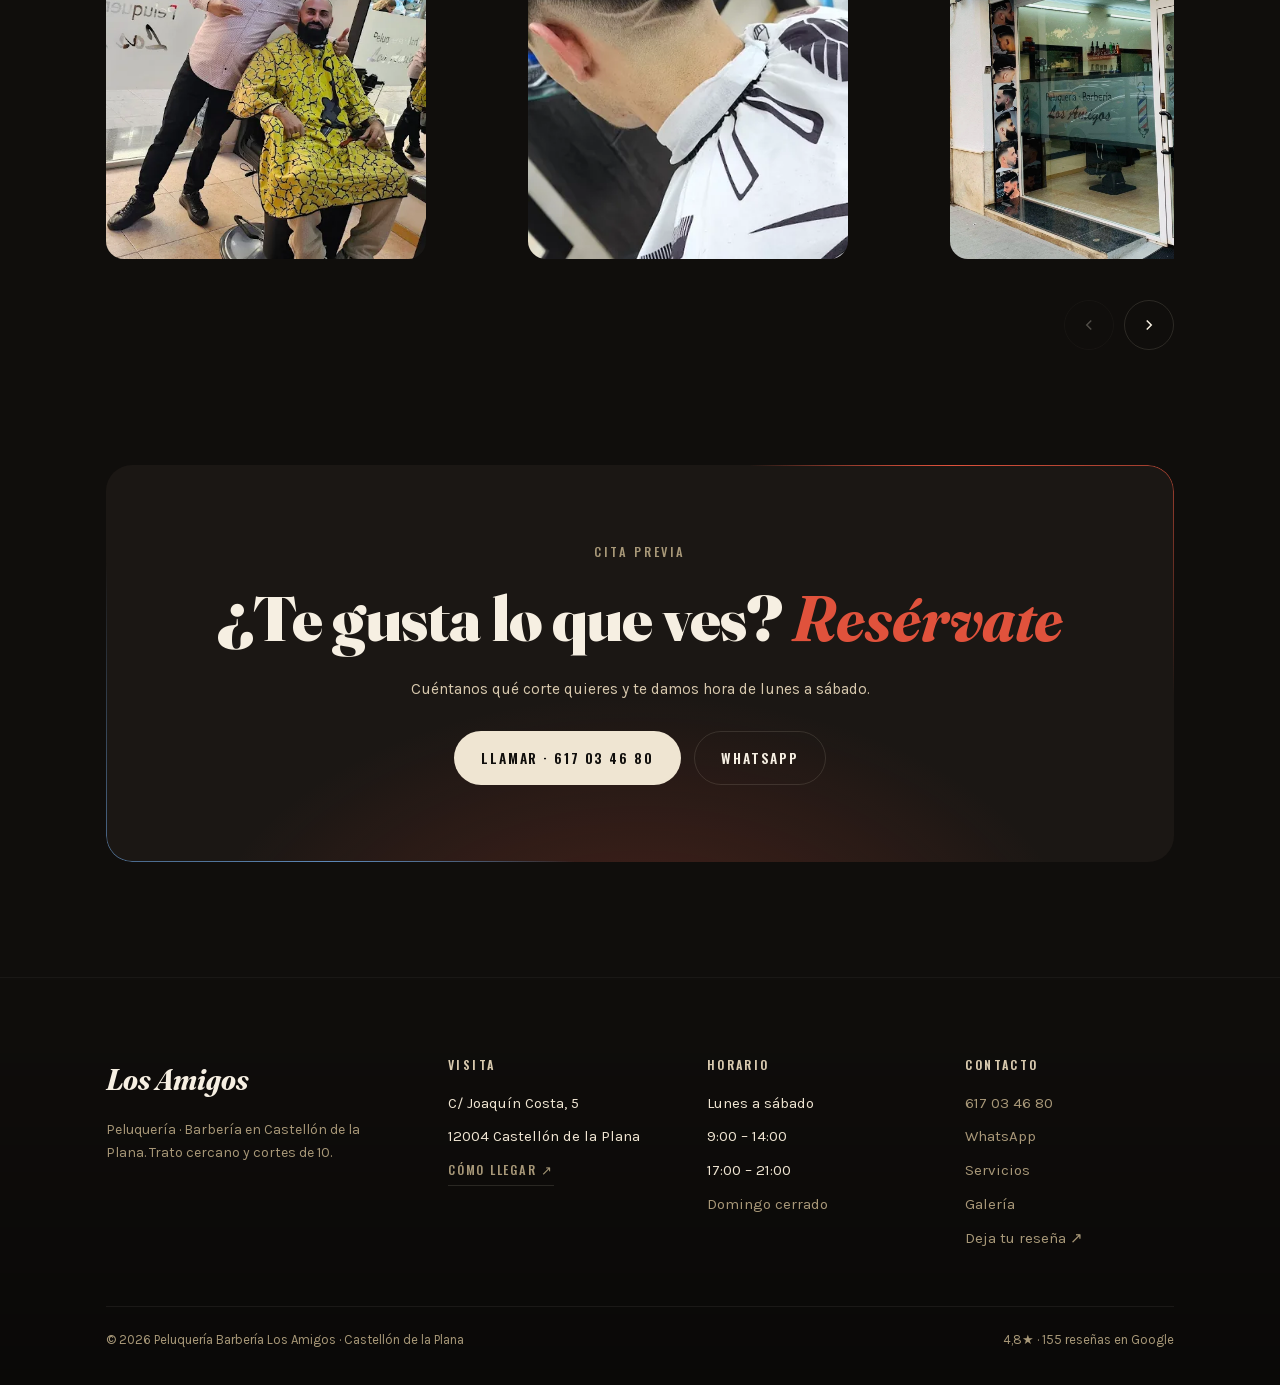
<file: galeria.html>
<!DOCTYPE html>
<html lang="es">
<head>
<meta charset="utf-8">
<meta name="viewport" content="width=device-width, initial-scale=1">
<title>Galer&iacute;a de trabajos &mdash; Peluquer&iacute;a Barber&iacute;a Los Amigos, Castell&oacute;n</title>
<meta name="description" content="Trabajos reales de Los Amigos en Castell&oacute;n: degradados, dise&ntilde;os freestyle, cl&aacute;sicos y barba. Calle Joaqu&iacute;n Costa, 5.">
<link rel="canonical" href="https://losamigosbarberia.example/galeria.html">
<meta name="theme-color" content="#100e0c">
<meta property="og:title" content="Galer&iacute;a &mdash; Los Amigos, Castell&oacute;n">
<meta property="og:description" content="Degradados, dise&ntilde;os freestyle y cl&aacute;sicos hechos en nuestra silla.">
<meta property="og:image" content="assets/img/og-image.jpg">
<meta property="og:type" content="website">
<link rel="icon" href="favicon.png" type="image/png">
<link rel="apple-touch-icon" href="apple-touch-icon.png">
<link rel="preload" href="assets/fonts/fraunces-black.woff2" as="font" type="font/woff2" crossorigin>
<link rel="preload" href="assets/fonts/karla-400.woff2" as="font" type="font/woff2" crossorigin>
<link rel="stylesheet" href="assets/css/style.css">
<noscript><style>[data-reveal],.kinetic{opacity:1 !important;transform:none !important;filter:none !important;clip-path:none !important}.preloader{display:none}.kinetic .w>span{transform:none}</style></noscript>
</head>
<body>

<div class="ambient" aria-hidden="true"></div>
<div class="grain" aria-hidden="true"></div>

<div class="preloader" id="preloader" aria-hidden="true">
  <div class="preloader__panel preloader__panel--t"></div>
  <div class="preloader__panel preloader__panel--b"></div>
  <div class="preloader__mark">
    <span class="label">Peluquer&iacute;a &middot; Barber&iacute;a</span>
    <span class="preloader__word">Los Amigos</span>
    <div class="preloader__bar"><i></i></div>
  </div>
</div>

<header class="header">
  <div class="header__in">
    <a class="brand" href="index.html" aria-label="Los Amigos, inicio">
      <span class="brand__word">Los Amigos</span>
      <span class="brand__sub">Peluquer&iacute;a &middot; Barber&iacute;a</span>
    </a>
    <nav class="nav" aria-label="Principal">
      <a href="index.html">Inicio</a>
      <a href="servicios.html">Servicios</a>
      <a href="galeria.html" aria-current="page">Galer&iacute;a</a>
      <a href="contacto.html">Contacto</a>
    </nav>
    <a class="btn btn--solid header__cta" href="tel:+34617034680"><span class="btn__shine"></span>
      <svg class="ic" viewBox="0 0 24 24" fill="none" stroke="currentColor" stroke-width="2"><path d="M22 16.9v3a2 2 0 0 1-2.2 2 19.8 19.8 0 0 1-8.6-3.1 19.5 19.5 0 0 1-6-6A19.8 19.8 0 0 1 2.1 4.2 2 2 0 0 1 4.1 2h3a2 2 0 0 1 2 1.7c.13.96.36 1.9.7 2.8a2 2 0 0 1-.45 2.1L8.1 9.9a16 16 0 0 0 6 6l1.3-1.3a2 2 0 0 1 2.1-.45c.9.34 1.84.57 2.8.7a2 2 0 0 1 1.7 2.05Z"/></svg>
      Reservar cita</a>
    <button class="burger" aria-label="Abrir men&uacute;" aria-expanded="false"><i></i><i></i><i></i></button>
  </div>
</header>

<nav class="mnav" aria-label="Men&uacute; m&oacute;vil">
  <div>
    <ul>
      <li><a href="index.html">Inicio</a></li>
      <li><a href="servicios.html">Servicios</a></li>
      <li><a href="galeria.html" aria-current="page">Galer&iacute;a</a></li>
      <li><a href="contacto.html">Contacto</a></li>
      <li><a href="tel:+34617034680" class="accent">617 03 46 80</a></li>
    </ul>
    <div class="mnav__meta"><span class="label">C/ Joaqu&iacute;n Costa, 5 &middot; Castell&oacute;n</span></div>
  </div>
</nav>

<main>
  <section class="pagehero">
    <div class="wrap">
      <span class="label label--tick" data-reveal="fade" data-hero-reveal>Galer&iacute;a</span>
      <h1 class="h-xl kinetic">Trabajos hechos en la silla</h1>
      <p class="pagehero__sub" data-reveal="up" data-hero-reveal>Degradados, dise&ntilde;os freestyle y cl&aacute;sicos, tal cual salen del local. Toca cualquier foto para ampliarla.</p>
    </div>
  </section>

  <section class="section" style="padding-top:clamp(16px,3vw,36px)">
    <div class="wrap">
      <div class="section-head" style="margin-bottom:18px">
        <span class="label" data-reveal="fade">01</span>
        <h2 class="h-md" data-reveal="blur">Cortes y dise&ntilde;os</h2>
      </div>
      <div class="carousel" data-reveal="up">
        <div class="carousel__track">
          <figure class="shot" data-zoom data-cursor><img src="assets/img/trabajo-1.webp" alt="Degradado con textura arriba" loading="lazy"></figure>
          <figure class="shot" data-zoom data-cursor><img src="assets/img/trabajo-8.webp" alt="Dise&ntilde;o de greca en el lateral" loading="lazy"></figure>
          <figure class="shot" data-zoom data-cursor><img src="assets/img/trabajo-4.webp" alt="Degradado bajo con flequillo" loading="lazy"></figure>
          <figure class="shot" data-zoom data-cursor><img src="assets/img/trabajo-3.webp" alt="Dise&ntilde;o en V en la nuca" loading="lazy"></figure>
          <figure class="shot" data-zoom data-cursor><img src="assets/img/trabajo-5.webp" alt="L&iacute;neas de dise&ntilde;o en la nuca" loading="lazy"></figure>
          <figure class="shot" data-zoom data-cursor><img src="assets/img/trabajo-6.webp" alt="Degradado alto con dise&ntilde;o en cruz" loading="lazy"></figure>
          <figure class="shot" data-zoom data-cursor><img src="assets/img/trabajo-2.webp" alt="Perfil de degradado con barba" loading="lazy"></figure>
        </div>
        <div class="carousel__nav">
          <button class="cbtn" data-prev aria-label="Anterior"><svg viewBox="0 0 24 24" fill="none" stroke="currentColor" stroke-width="2"><path d="M15 18l-6-6 6-6"/></svg></button>
          <button class="cbtn" data-next aria-label="Siguiente"><svg viewBox="0 0 24 24" fill="none" stroke="currentColor" stroke-width="2"><path d="M9 6l6 6-6 6"/></svg></button>
        </div>
      </div>
    </div>
  </section>

  <section class="section" style="padding-top:0">
    <div class="wrap">
      <div class="section-head" style="margin-bottom:18px">
        <span class="label" data-reveal="fade">02</span>
        <h2 class="h-md" data-reveal="blur">En el local</h2>
      </div>
      <div class="carousel" data-reveal="up">
        <div class="carousel__track">
          <figure class="shot" data-zoom data-cursor><img src="assets/img/equipo.webp" alt="Barbero con un cliente en el sal&oacute;n" loading="lazy"></figure>
          <figure class="shot" data-zoom data-cursor><img src="assets/img/trabajo-7.webp" alt="Dise&ntilde;o en V afeitado en la nuca, con el sal&oacute;n al fondo" loading="lazy"></figure>
          <figure class="shot" data-zoom data-cursor><img src="assets/img/fachada.webp" alt="Fachada de la barber&iacute;a Los Amigos en la calle Joaqu&iacute;n Costa 5" loading="lazy"></figure>
        </div>
        <div class="carousel__nav">
          <button class="cbtn" data-prev aria-label="Anterior"><svg viewBox="0 0 24 24" fill="none" stroke="currentColor" stroke-width="2"><path d="M15 18l-6-6 6-6"/></svg></button>
          <button class="cbtn" data-next aria-label="Siguiente"><svg viewBox="0 0 24 24" fill="none" stroke="currentColor" stroke-width="2"><path d="M9 6l6 6-6 6"/></svg></button>
        </div>
      </div>
    </div>
  </section>

  <section class="section" style="padding-top:0">
    <div class="wrap">
      <div class="ctaband" data-reveal="scale">
        <span class="label" style="display:block;margin-bottom:14px">Cita previa</span>
        <h2 class="h-lg">&iquest;Te gusta lo que ves? <span class="script accent">Res&eacute;rvate</span></h2>
        <p>Cu&eacute;ntanos qu&eacute; corte quieres y te damos hora de lunes a s&aacute;bado.</p>
        <div class="hero__cta">
          <a class="btn btn--light" href="tel:+34617034680"><span class="btn__shine"></span>Llamar &middot; 617 03 46 80</a>
          <a class="btn btn--ghost" href="https://wa.me/34617034680" target="_blank" rel="noopener"><span class="btn__shine"></span>WhatsApp</a>
        </div>
      </div>
    </div>
  </section>
</main>

<footer class="footer">
  <div class="wrap">
    <div class="footer__grid">
      <div>
        <span class="brand__word">Los Amigos</span>
        <p class="footer__note">Peluquer&iacute;a &middot; Barber&iacute;a en Castell&oacute;n de la Plana. Trato cercano y cortes de 10.</p>
      </div>
      <div>
        <h4>Visita</h4>
        <ul>
          <li>C/ Joaqu&iacute;n Costa, 5</li>
          <li>12004 Castell&oacute;n de la Plana</li>
          <li><a class="gmaps-link" href="https://www.google.com/maps/search/?api=1&amp;query=Peluqueria+Barberia+los+Amigos+Carrer+de+Joaquin+Costa+5+Castello" target="_blank" rel="noopener">C&oacute;mo llegar &#8599;</a></li>
        </ul>
      </div>
      <div>
        <h4>Horario</h4>
        <ul>
          <li>Lunes a s&aacute;bado</li>
          <li>9:00 &ndash; 14:00</li>
          <li>17:00 &ndash; 21:00</li>
          <li class="muted">Domingo cerrado</li>
        </ul>
      </div>
      <div>
        <h4>Contacto</h4>
        <ul>
          <li><a href="tel:+34617034680">617 03 46 80</a></li>
          <li><a href="https://wa.me/34617034680" target="_blank" rel="noopener">WhatsApp</a></li>
          <li><a href="servicios.html">Servicios</a></li>
          <li><a href="galeria.html">Galer&iacute;a</a></li>
          <li><a href="https://search.google.com/local/writereview?placeid=ChIJCYqXFn7_Xw0RhbZOXLvFFtM" target="_blank" rel="noopener">Deja tu rese&ntilde;a &#8599;</a></li>
        </ul>
      </div>
    </div>
    <div class="footer__base">
      <span>&copy; <span data-year>2026</span> Peluquer&iacute;a Barber&iacute;a Los Amigos &middot; Castell&oacute;n de la Plana</span>
      <span>4,8&#9733; &middot; 155 rese&ntilde;as en Google</span>
    </div>
  </div>
</footer>

<script src="assets/js/main.js"></script>
</body>
</html>
</file>
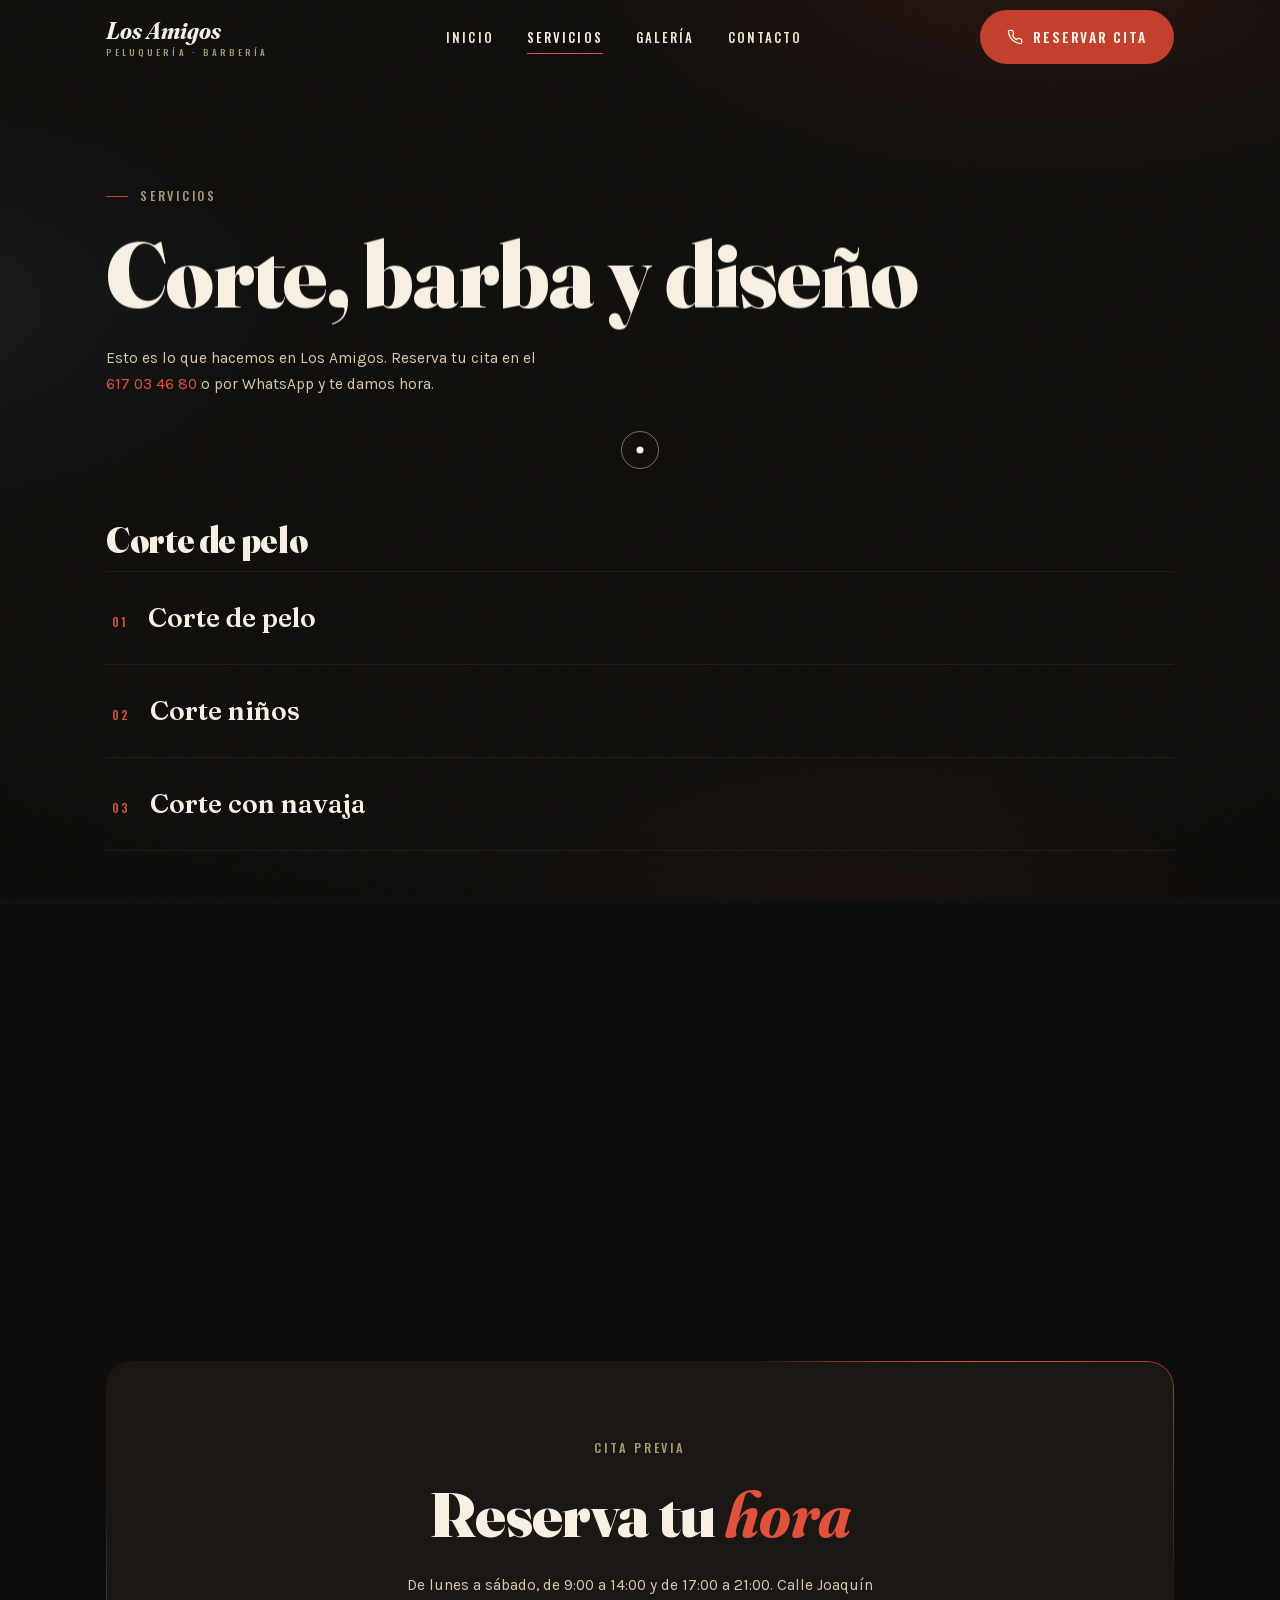
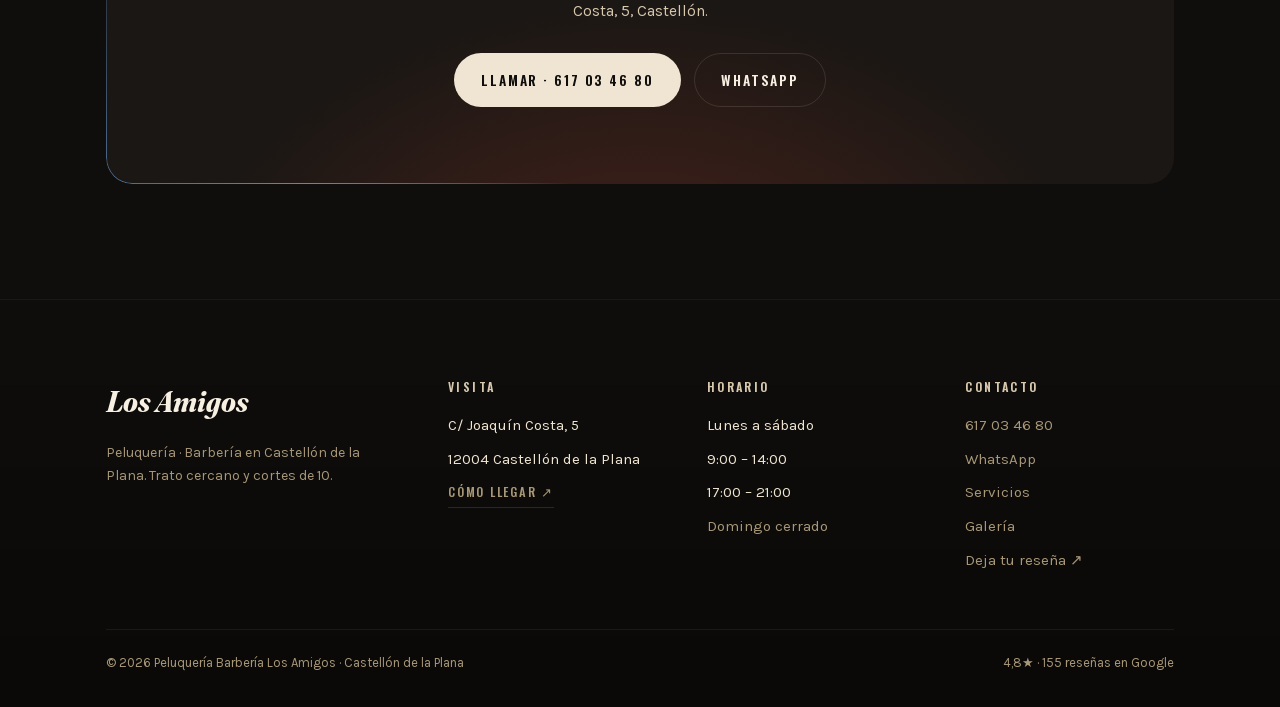
<file: servicios.html>
<!DOCTYPE html>
<html lang="es">
<head>
<meta charset="utf-8">
<meta name="viewport" content="width=device-width, initial-scale=1">
<title>Servicios &mdash; Peluquer&iacute;a Barber&iacute;a Los Amigos, Castell&oacute;n</title>
<meta name="description" content="Servicios de barber&iacute;a en Castell&oacute;n: corte de pelo, corte ni&ntilde;os, corte con navaja, arreglo de barba, corte con dise&ntilde;o. Cita: 617 03 46 80.">
<link rel="canonical" href="https://losamigosbarberia.example/servicios.html">
<meta name="theme-color" content="#100e0c">
<meta property="og:title" content="Servicios &mdash; Los Amigos, Castell&oacute;n">
<meta property="og:description" content="Corte, barba, navaja y dise&ntilde;os en la calle Joaqu&iacute;n Costa, 5. Cita: 617 03 46 80.">
<meta property="og:image" content="assets/img/og-image.jpg">
<meta property="og:type" content="website">
<link rel="icon" href="favicon.png" type="image/png">
<link rel="apple-touch-icon" href="apple-touch-icon.png">
<link rel="preload" href="assets/fonts/fraunces-black.woff2" as="font" type="font/woff2" crossorigin>
<link rel="preload" href="assets/fonts/karla-400.woff2" as="font" type="font/woff2" crossorigin>
<link rel="stylesheet" href="assets/css/style.css">
<noscript><style>[data-reveal],.kinetic{opacity:1 !important;transform:none !important;filter:none !important;clip-path:none !important}.preloader{display:none}.kinetic .w>span{transform:none}</style></noscript>
</head>
<body>

<div class="ambient" aria-hidden="true"></div>
<div class="grain" aria-hidden="true"></div>

<div class="preloader" id="preloader" aria-hidden="true">
  <div class="preloader__panel preloader__panel--t"></div>
  <div class="preloader__panel preloader__panel--b"></div>
  <div class="preloader__mark">
    <span class="label">Peluquer&iacute;a &middot; Barber&iacute;a</span>
    <span class="preloader__word">Los Amigos</span>
    <div class="preloader__bar"><i></i></div>
  </div>
</div>

<header class="header">
  <div class="header__in">
    <a class="brand" href="index.html" aria-label="Los Amigos, inicio">
      <span class="brand__word">Los Amigos</span>
      <span class="brand__sub">Peluquer&iacute;a &middot; Barber&iacute;a</span>
    </a>
    <nav class="nav" aria-label="Principal">
      <a href="index.html">Inicio</a>
      <a href="servicios.html" aria-current="page">Servicios</a>
      <a href="galeria.html">Galer&iacute;a</a>
      <a href="contacto.html">Contacto</a>
    </nav>
    <a class="btn btn--solid header__cta" href="tel:+34617034680"><span class="btn__shine"></span>
      <svg class="ic" viewBox="0 0 24 24" fill="none" stroke="currentColor" stroke-width="2"><path d="M22 16.9v3a2 2 0 0 1-2.2 2 19.8 19.8 0 0 1-8.6-3.1 19.5 19.5 0 0 1-6-6A19.8 19.8 0 0 1 2.1 4.2 2 2 0 0 1 4.1 2h3a2 2 0 0 1 2 1.7c.13.96.36 1.9.7 2.8a2 2 0 0 1-.45 2.1L8.1 9.9a16 16 0 0 0 6 6l1.3-1.3a2 2 0 0 1 2.1-.45c.9.34 1.84.57 2.8.7a2 2 0 0 1 1.7 2.05Z"/></svg>
      Reservar cita</a>
    <button class="burger" aria-label="Abrir men&uacute;" aria-expanded="false"><i></i><i></i><i></i></button>
  </div>
</header>

<nav class="mnav" aria-label="Men&uacute; m&oacute;vil">
  <div>
    <ul>
      <li><a href="index.html">Inicio</a></li>
      <li><a href="servicios.html" aria-current="page">Servicios</a></li>
      <li><a href="galeria.html">Galer&iacute;a</a></li>
      <li><a href="contacto.html">Contacto</a></li>
      <li><a href="tel:+34617034680" class="accent">617 03 46 80</a></li>
    </ul>
    <div class="mnav__meta"><span class="label">C/ Joaqu&iacute;n Costa, 5 &middot; Castell&oacute;n</span></div>
  </div>
</nav>

<main>
  <section class="pagehero">
    <div class="wrap">
      <span class="label label--tick" data-reveal="fade" data-hero-reveal>Servicios</span>
      <h1 class="h-xl kinetic">Corte, barba y dise&ntilde;o</h1>
      <p class="pagehero__sub" data-reveal="up" data-hero-reveal>Esto es lo que hacemos en Los Amigos. Reserva tu cita en el <a href="tel:+34617034680" class="accent">617&nbsp;03&nbsp;46&nbsp;80</a> o por WhatsApp y te damos hora.</p>
    </div>
  </section>

  <section class="section" style="padding-top:clamp(20px,3vw,40px)">
    <div class="wrap pricegroups">

      <div>
        <div class="section-head" style="margin-bottom:10px">
          <h2 class="h-md" data-reveal="blur">Corte de pelo</h2>
        </div>
        <div class="servicelist">
          <div class="sitem" data-reveal="up" data-stagger-item><span class="sitem__idx">01</span><span class="sitem__name">Corte de pelo</span></div>
          <div class="sitem" data-reveal="up" data-stagger-item><span class="sitem__idx">02</span><span class="sitem__name">Corte ni&ntilde;os</span></div>
          <div class="sitem" data-reveal="up" data-stagger-item><span class="sitem__idx">03</span><span class="sitem__name">Corte con navaja</span></div>
        </div>
      </div>

      <div>
        <div class="section-head" style="margin-bottom:10px">
          <h2 class="h-md" data-reveal="blur">Barba y dise&ntilde;os</h2>
        </div>
        <div class="servicelist">
          <div class="sitem" data-reveal="up" data-stagger-item><span class="sitem__idx">04</span><span class="sitem__name">Arreglo de barba</span></div>
          <div class="sitem" data-reveal="up" data-stagger-item><span class="sitem__idx">05</span><span class="sitem__name">Corte + barba</span></div>
          <div class="sitem" data-reveal="up" data-stagger-item><span class="sitem__idx">06</span><span class="sitem__name">Corte con dise&ntilde;o</span></div>
        </div>
      </div>

    </div>
  </section>

  <section class="section" style="padding-top:0">
    <div class="wrap">
      <div class="ctaband" data-reveal="scale">
        <span class="label" style="display:block;margin-bottom:14px">Cita previa</span>
        <h2 class="h-lg">Reserva tu <span class="script accent">hora</span></h2>
        <p>De lunes a s&aacute;bado, de 9:00 a 14:00 y de 17:00 a 21:00. Calle Joaqu&iacute;n Costa, 5, Castell&oacute;n.</p>
        <div class="hero__cta">
          <a class="btn btn--light" href="tel:+34617034680"><span class="btn__shine"></span>Llamar &middot; 617 03 46 80</a>
          <a class="btn btn--ghost" href="https://wa.me/34617034680" target="_blank" rel="noopener"><span class="btn__shine"></span>WhatsApp</a>
        </div>
      </div>
    </div>
  </section>
</main>

<footer class="footer">
  <div class="wrap">
    <div class="footer__grid">
      <div>
        <span class="brand__word">Los Amigos</span>
        <p class="footer__note">Peluquer&iacute;a &middot; Barber&iacute;a en Castell&oacute;n de la Plana. Trato cercano y cortes de 10.</p>
      </div>
      <div>
        <h4>Visita</h4>
        <ul>
          <li>C/ Joaqu&iacute;n Costa, 5</li>
          <li>12004 Castell&oacute;n de la Plana</li>
          <li><a class="gmaps-link" href="https://www.google.com/maps/search/?api=1&amp;query=Peluqueria+Barberia+los+Amigos+Carrer+de+Joaquin+Costa+5+Castello" target="_blank" rel="noopener">C&oacute;mo llegar &#8599;</a></li>
        </ul>
      </div>
      <div>
        <h4>Horario</h4>
        <ul>
          <li>Lunes a s&aacute;bado</li>
          <li>9:00 &ndash; 14:00</li>
          <li>17:00 &ndash; 21:00</li>
          <li class="muted">Domingo cerrado</li>
        </ul>
      </div>
      <div>
        <h4>Contacto</h4>
        <ul>
          <li><a href="tel:+34617034680">617 03 46 80</a></li>
          <li><a href="https://wa.me/34617034680" target="_blank" rel="noopener">WhatsApp</a></li>
          <li><a href="servicios.html">Servicios</a></li>
          <li><a href="galeria.html">Galer&iacute;a</a></li>
          <li><a href="https://search.google.com/local/writereview?placeid=ChIJCYqXFn7_Xw0RhbZOXLvFFtM" target="_blank" rel="noopener">Deja tu rese&ntilde;a &#8599;</a></li>
        </ul>
      </div>
    </div>
    <div class="footer__base">
      <span>&copy; <span data-year>2026</span> Peluquer&iacute;a Barber&iacute;a Los Amigos &middot; Castell&oacute;n de la Plana</span>
      <span>4,8&#9733; &middot; 155 rese&ntilde;as en Google</span>
    </div>
  </div>
</footer>

<script src="assets/js/main.js"></script>
</body>
</html>
</file>
<file: assets/css/style.css>
/* ==========================================================================
   PELUQUERIA BARBERIA LOS AMIGOS - Castellon de la Plana
   Estatico. Sin dependencias. Tokens en tres capas (primitivo/semantico/comp)
   ========================================================================== */

/* ---------- Fuentes locales ---------- */
@font-face{font-family:'Fraunces';src:url('../fonts/fraunces-black.woff2') format('woff2');font-weight:900;font-style:normal;font-display:swap}
@font-face{font-family:'Fraunces';src:url('../fonts/fraunces-semibold.woff2') format('woff2');font-weight:600;font-style:normal;font-display:swap}
@font-face{font-family:'Fraunces';src:url('../fonts/fraunces-italic.woff2') format('woff2');font-weight:700;font-style:italic;font-display:swap}
@font-face{font-family:'Oswald';src:url('../fonts/oswald-500.woff2') format('woff2');font-weight:500;font-style:normal;font-display:swap}
@font-face{font-family:'Oswald';src:url('../fonts/oswald-600.woff2') format('woff2');font-weight:600;font-style:normal;font-display:swap}
@font-face{font-family:'Karla';src:url('../fonts/karla-400.woff2') format('woff2');font-weight:400;font-style:normal;font-display:swap}
@font-face{font-family:'Karla';src:url('../fonts/karla-700.woff2') format('woff2');font-weight:700;font-style:normal;font-display:swap}

/* ---------- Tokens ---------- */
:root{
  /* Primitivos */
  --ink-950:#100e0c; --ink-900:#151210; --ink-850:#1b1714; --ink-800:#231d19; --ink-700:#2f2823;
  --cream-050:#f6efe2; --cream-100:#efe5d2; --cream-300:#d8c9ae; --cream-500:#a89878; --cream-700:#6f6350;
  --red-400:#e0523c; --red-500:#c4402e; --red-600:#a33324;
  --blue-400:#5d88b8; --blue-500:#42688f;

  /* Semanticos */
  --bg:var(--ink-950); --bg-soft:var(--ink-900); --surface:var(--ink-850); --surface-2:var(--ink-800);
  --line:rgba(239,229,210,.13); --line-soft:rgba(239,229,210,.07);
  --text:var(--cream-100); --text-strong:var(--cream-050); --text-muted:var(--cream-500);
  --accent:var(--red-500); --accent-hi:var(--red-400); --accent-2:var(--blue-400);

  /* Tipografia */
  --font-display:'Fraunces',Georgia,serif;
  --font-label:'Oswald','Arial Narrow',sans-serif;
  --font-body:'Karla',Verdana,sans-serif;

  /* Movimiento (easing propio) */
  --ease-out:cubic-bezier(.23,1,.32,1);
  --ease-inout:cubic-bezier(.77,0,.175,1);
  --ease-drawer:cubic-bezier(.32,.72,0,1);
  --dur-1:.18s; --dur-2:.3s; --dur-3:.6s; --dur-4:1s;

  /* Espaciado / layout */
  --wrap:1180px; --pad:clamp(20px,4.5vw,56px); --radius:18px; --radius-lg:26px;

  /* Componentes */
  --btn-bg:var(--accent); --btn-fg:var(--cream-050);
  --card-bg:linear-gradient(160deg,rgba(239,229,210,.055),rgba(239,229,210,.015));
  --header-h:76px;
}

/* ---------- Base ---------- */
*,*::before,*::after{box-sizing:border-box}
html{scroll-behavior:smooth}
html,body{margin:0}
body{
  background:var(--bg); color:var(--text);
  font-family:var(--font-body); font-size:clamp(15.5px,1.05vw,17.5px); line-height:1.65;
  -webkit-font-smoothing:antialiased; overflow-x:clip;
}
img{max-width:100%;display:block}
a{color:inherit;text-decoration:none}
button{font:inherit;color:inherit;background:none;border:0;cursor:pointer}
::selection{background:var(--accent);color:var(--cream-050)}
:focus-visible{outline:2px solid var(--accent-hi);outline-offset:3px;border-radius:4px}

h1,h2,h3{font-family:var(--font-display);font-weight:900;line-height:1.1;color:var(--text-strong);margin:0;letter-spacing:-.01em}
.h-xl{font-size:clamp(42px,7.2vw,96px)}
.h-lg{font-size:clamp(34px,5vw,64px)}
.h-md{font-size:clamp(24px,3vw,36px)}
.script{font-style:italic;font-weight:700;letter-spacing:0;line-height:1.3;display:inline-block;padding-bottom:.06em}
.accent{color:var(--accent-hi)}
.label{font-family:var(--font-label);font-weight:500;text-transform:uppercase;letter-spacing:.22em;font-size:12.5px;color:var(--text-muted)}
.label--tick::before{content:"";display:inline-block;width:22px;height:1px;background:var(--accent);vertical-align:middle;margin-right:12px;transform:translateY(-1px)}
p{margin:0 0 1em}
.muted{color:var(--text-muted)}
.wrap{max-width:var(--wrap);margin-inline:auto;padding-inline:var(--pad)}
section{position:relative}
.section{padding-block:clamp(70px,9vw,130px)}
.section-head{max-width:720px;margin-bottom:clamp(34px,4.5vw,60px)}
.section-head .label{display:block;margin-bottom:16px}

/* Fondo ambiente: brasa calida + grano + vineta */
.ambient{position:fixed;inset:0;z-index:-2;pointer-events:none;background:
  radial-gradient(58% 42% at 82% -6%, rgba(196,64,46,.14), transparent 62%),
  radial-gradient(50% 38% at -8% 34%, rgba(93,136,184,.10), transparent 60%),
  radial-gradient(46% 40% at 68% 108%, rgba(196,64,46,.08), transparent 62%),
  var(--bg);}
.ambient::before{content:"";position:absolute;inset:0;background:
  radial-gradient(120% 90% at 50% 40%, transparent 55%, rgba(6,5,4,.55) 100%);}
.grain{position:fixed;inset:-40%;z-index:-1;pointer-events:none;opacity:.05;
  background-image:url("data:image/svg+xml,%3Csvg xmlns='http://www.w3.org/2000/svg' width='240' height='240'%3E%3Cfilter id='n'%3E%3CfeTurbulence type='fractalNoise' baseFrequency='.9' numOctaves='2'/%3E%3C/filter%3E%3Crect width='240' height='240' filter='url(%23n)' opacity='.6'/%3E%3C/svg%3E");
  animation:grain 7s steps(8) infinite}
@keyframes grain{0%,100%{transform:translate(0,0)}25%{transform:translate(-2%,3%)}50%{transform:translate(3%,-2%)}75%{transform:translate(-3%,-3%)}}

/* ---------- Preloader ---------- */
.preloader{position:fixed;inset:0;z-index:200;display:grid;place-items:center;pointer-events:none}
.preloader__panel{position:absolute;inset:0;background:var(--ink-950)}
.preloader__panel--t{bottom:50%}
.preloader__panel--b{top:50%}
.preloader__mark{position:relative;z-index:2;text-align:center;opacity:1}
.preloader__mark .label{display:block;margin-bottom:10px;opacity:0;animation:pl-fade .6s var(--ease-out) .15s forwards}
.preloader__word{font-family:var(--font-display);font-style:italic;font-weight:700;font-size:clamp(40px,8vw,84px);color:var(--cream-050);display:inline-block}
.preloader__word span{display:inline-block;opacity:0;filter:blur(6px);transform:translateY(14px) scale(.96);animation:pl-letter .7s var(--ease-out) forwards;text-shadow:0 0 0 rgba(224,82,60,0)}
@keyframes pl-letter{60%{text-shadow:0 0 26px rgba(224,82,60,.55)}100%{opacity:1;filter:blur(0);transform:none;text-shadow:0 0 14px rgba(224,82,60,.22)}}
@keyframes pl-fade{to{opacity:1}}
.preloader__bar{width:min(220px,40vw);height:1px;background:var(--line);margin:22px auto 0;overflow:hidden;opacity:0;animation:pl-fade .5s .3s forwards}
.preloader__bar i{display:block;height:100%;width:100%;background:var(--accent-hi);transform:translateX(-100%);animation:pl-bar 1s var(--ease-inout) .25s forwards}
@keyframes pl-bar{to{transform:translateX(0)}}
.preloader.is-done .preloader__mark{transition:opacity .3s var(--ease-out),transform .45s var(--ease-out);opacity:0;transform:scale(.97)}
.preloader.is-done .preloader__panel{transition:transform .85s var(--ease-inout) .18s}
.preloader.is-done .preloader__panel--t{transform:translateY(-101%)}
.preloader.is-done .preloader__panel--b{transform:translateY(101%)}
.preloader.is-gone{display:none}

/* ---------- Header ---------- */
.header{position:fixed;inset:0 0 auto;z-index:100;height:var(--header-h);transition:transform .45s var(--ease-inout),background .3s,border-color .3s;border-bottom:1px solid transparent}
.header.is-scrolled{background:rgba(16,14,12,.82);backdrop-filter:blur(14px);-webkit-backdrop-filter:blur(14px);border-color:var(--line-soft)}
.header.is-hidden{transform:translateY(-100%)}
.header__in{max-width:var(--wrap);margin-inline:auto;padding-inline:var(--pad);height:100%;display:flex;align-items:center;justify-content:space-between;gap:20px}
.brand{display:flex;flex-direction:column;line-height:1}
.brand__word{font-family:var(--font-display);font-style:italic;font-weight:700;font-size:24px;color:var(--cream-050)}
.brand__sub{font-family:var(--font-label);font-weight:500;letter-spacing:.34em;text-transform:uppercase;font-size:9px;color:var(--text-muted);margin-top:5px}
.nav{display:flex;gap:clamp(18px,2.6vw,36px);align-items:center}
.nav a{font-family:var(--font-label);font-weight:500;text-transform:uppercase;letter-spacing:.16em;font-size:13px;color:var(--text);position:relative;padding:6px 0}
.nav a::after{content:"";position:absolute;left:0;bottom:0;height:1px;width:100%;background:var(--accent-hi);transform:scaleX(0);transform-origin:right;transition:transform var(--dur-2) var(--ease-out)}
.nav a[aria-current]::after,{transform:scaleX(1)}
.nav a[aria-current]{color:var(--cream-050)}
.nav a[aria-current]::after{transform:scaleX(1);transform-origin:left}
@media(hover:hover) and (pointer:fine){
  .nav a:hover::after{transform:scaleX(1);transform-origin:left}
}
.header__cta{display:inline-flex}
.burger{display:none;width:46px;height:46px;position:relative;z-index:130;border-radius:50%}
.burger i{position:absolute;left:12px;right:12px;height:2px;background:var(--cream-050);transition:transform var(--dur-2) var(--ease-out),top var(--dur-2) var(--ease-out),opacity var(--dur-2)}
.burger i:nth-child(1){top:17px}.burger i:nth-child(2){top:23px}.burger i:nth-child(3){top:29px}
.menu-open .burger i:nth-child(1){top:23px;transform:rotate(45deg)}
.menu-open .burger i:nth-child(2){opacity:0}
.menu-open .burger i:nth-child(3){top:23px;transform:rotate(-45deg)}

/* Menu movil a pantalla completa con revelado circular */
.mnav{position:fixed;inset:0;z-index:120;display:grid;place-items:center;background:
  radial-gradient(70% 55% at 80% 0%,rgba(196,64,46,.16),transparent 60%),var(--ink-900);
  clip-path:circle(0 at calc(100% - 45px) 38px);visibility:hidden;transition:clip-path .65s var(--ease-drawer),visibility 0s .65s}
.menu-open .mnav{clip-path:circle(150% at calc(100% - 45px) 38px);visibility:visible;transition:clip-path .65s var(--ease-drawer)}
.mnav ul{list-style:none;margin:0;padding:0;text-align:center;display:grid;gap:8px}
.mnav a{font-family:var(--font-display);font-weight:900;font-size:clamp(34px,9vw,54px);color:var(--cream-050);display:inline-block;padding:6px 10px}
.mnav a[aria-current]{color:var(--accent-hi)}
.mnav li{opacity:0;transform:translateY(22px)}
.menu-open .mnav li{animation:mnav-in .55s var(--ease-out) forwards}
.menu-open .mnav li:nth-child(1){animation-delay:.14s}
.menu-open .mnav li:nth-child(2){animation-delay:.2s}
.menu-open .mnav li:nth-child(3){animation-delay:.26s}
.menu-open .mnav li:nth-child(4){animation-delay:.32s}
.menu-open .mnav li:nth-child(5){animation-delay:.4s}
@keyframes mnav-in{to{opacity:1;transform:none}}
.mnav__meta{margin-top:30px;text-align:center}
.menu-open{overflow:hidden}

/* ---------- Botones ---------- */
.btn{position:relative;display:inline-flex;align-items:center;gap:10px;overflow:hidden;
  font-family:var(--font-label);font-weight:600;text-transform:uppercase;letter-spacing:.14em;font-size:13.5px;
  padding:15px 26px;border-radius:999px;border:1px solid transparent;isolation:isolate;
  transition:transform var(--dur-1) var(--ease-out),background var(--dur-2),border-color var(--dur-2),color var(--dur-2);
  will-change:transform}
.btn:active{transform:scale(.97)}
.btn--solid{background:var(--btn-bg);color:var(--btn-fg)}
.btn--ghost{border-color:var(--line);color:var(--cream-050)}
.btn--light{background:var(--cream-100);color:var(--ink-950)}
.btn .ic{width:16px;height:16px;flex:none}
.btn__shine{position:absolute;inset:0;z-index:-1;background:linear-gradient(115deg,transparent 30%,rgba(246,239,226,.35) 50%,transparent 70%);transform:translateX(-130%)}
@media(hover:hover) and (pointer:fine){
  .btn--solid:hover{background:var(--accent-hi)}
  .btn--ghost:hover{border-color:var(--cream-300);background:rgba(239,229,210,.05)}
  .btn--light:hover{background:#fff}
  .btn:hover .btn__shine{animation:shine .8s var(--ease-out)}
}
@keyframes shine{to{transform:translateX(130%)}}

/* ---------- Hero ---------- */
.hero{min-height:100svh;display:grid;align-items:end;padding-bottom:clamp(50px,8vh,90px);overflow:clip}
.hero__media{position:absolute;inset:0;z-index:-1;overflow:hidden}
.hero__media img{width:100%;height:112%;object-fit:cover;object-position:center 30%;transform-origin:center;will-change:transform;animation:kenburns 22s var(--ease-inout) alternate infinite}
@keyframes kenburns{from{transform:scale(1) translateY(0)}to{transform:scale(1.09) translateY(-2.5%)}}
.hero__media::after{content:"";position:absolute;inset:0;background:
  linear-gradient(to top,rgba(16,14,12,.96) 6%,rgba(16,14,12,.55) 42%,rgba(16,14,12,.32) 70%,rgba(16,14,12,.55));}
.hero__dust{position:absolute;inset:0;z-index:0;pointer-events:none}
.hero__dust i{position:absolute;bottom:-8px;width:3px;height:3px;border-radius:50%;background:rgba(246,239,226,.55);opacity:0;animation:dust linear infinite}
@keyframes dust{0%{transform:translateY(0);opacity:0}12%{opacity:.7}100%{transform:translateY(-78vh) translateX(4vw);opacity:0}}
.hero .wrap{width:100%}
.hero__pill{display:inline-flex;align-items:center;gap:10px;border:1px solid var(--line);border-radius:999px;padding:9px 18px;background:rgba(16,14,12,.5);backdrop-filter:blur(8px);-webkit-backdrop-filter:blur(8px);font-family:var(--font-label);letter-spacing:.14em;text-transform:uppercase;font-size:12px;color:var(--cream-100);margin-bottom:26px}
.hero__pill .star{color:var(--accent-hi);letter-spacing:2px;font-size:13px}
.hero h1{max-width:13ch}
.hero__sub{max-width:52ch;margin-top:22px;font-size:clamp(16px,1.25vw,19px);color:var(--cream-300)}
.hero__cta{display:flex;gap:14px;flex-wrap:wrap;margin-top:34px}
.hero__scroll{position:absolute;right:calc(var(--pad));bottom:34px;display:flex;flex-direction:column;align-items:center;gap:10px;color:var(--text-muted)}
.hero__scroll .linev{width:1px;height:56px;background:var(--line);overflow:hidden;position:relative}
.hero__scroll .linev::after{content:"";position:absolute;inset:0;background:var(--accent-hi);transform:translateY(-100%);animation:scrolldrip 1.9s var(--ease-inout) infinite}
@keyframes scrolldrip{55%{transform:translateY(0)}100%{transform:translateY(101%)}}

/* Titular cinetico */
.kinetic .w{display:inline-block;overflow:hidden;vertical-align:top;padding-bottom:.18em;margin-bottom:-.18em}
.kinetic .w>span{display:inline-block;transform:translateY(110%);will-change:transform}
.kinetic.is-in .w>span{animation:kin .9s var(--ease-out) forwards;animation-delay:calc(var(--i)*70ms)}
@keyframes kin{to{transform:none}}

/* ---------- Marquee ---------- */
.marquee{border-block:1px solid var(--line-soft);padding-block:16px;overflow:hidden;background:rgba(239,229,210,.02)}
.marquee__track{display:flex;gap:0;width:max-content;animation:marquee 26s linear infinite}
.marquee__group{display:flex;align-items:center;white-space:nowrap}
.marquee span{font-family:var(--font-label);font-weight:500;text-transform:uppercase;letter-spacing:.24em;font-size:13px;color:var(--cream-300);padding-inline:26px}
.marquee em{font-style:normal;color:var(--accent-hi);font-size:9px;transform:translateY(-2px)}
@keyframes marquee{to{transform:translateX(-50%)}}
@media(hover:hover) and (pointer:fine){.marquee:hover .marquee__track{animation-play-state:paused}}

/* ---------- Split ---------- */
.split{display:grid;grid-template-columns:.92fr 1.08fr;gap:clamp(30px,5vw,80px);align-items:center}
.split__media{position:relative}
.frame{position:relative;border-radius:var(--radius-lg);overflow:hidden;aspect-ratio:4/5;box-shadow:0 30px 70px -30px rgba(0,0,0,.7)}
.frame img{width:100%;height:100%;object-fit:cover;transform:scale(1.06);will-change:transform}
.frame::after{content:"";position:absolute;inset:0;border-radius:inherit;border:1px solid var(--line);pointer-events:none}
.split__badge{position:absolute;right:-14px;bottom:26px;background:var(--cream-100);color:var(--ink-950);border-radius:14px;padding:14px 18px;box-shadow:0 18px 40px -18px rgba(0,0,0,.8);transform:rotate(2deg)}
.split__badge b{font-family:var(--font-display);font-weight:900;font-size:26px;display:block;line-height:1}
.split__badge small{font-family:var(--font-label);text-transform:uppercase;letter-spacing:.14em;font-size:10px}
.split__body .h-lg{margin-bottom:22px}
.quoteline{border-left:2px solid var(--accent);padding:6px 0 6px 18px;margin:26px 0;color:var(--cream-300);font-style:italic}
.quoteline cite{display:block;font-style:normal;margin-top:8px}

/* ---------- Stats ---------- */
.stats{border-block:1px solid var(--line-soft)}
.stats__grid{display:grid;grid-template-columns:repeat(2,1fr);max-width:520px;margin-inline:auto}
.stat{padding:clamp(28px,3.5vw,48px) 18px;text-align:center;position:relative}
.stat+.stat::before{content:"";position:absolute;left:0;top:22%;bottom:22%;width:1px;background:var(--line-soft)}
.stat__n{font-family:var(--font-display);font-weight:900;font-size:clamp(36px,4.6vw,62px);color:var(--cream-050);line-height:1}
.stat__n sup{font-size:.45em;color:var(--accent-hi);top:-.7em}
.stat__l{margin-top:10px}
.stat__bar{width:54px;height:2px;background:var(--line);margin:16px auto 0;overflow:hidden}
.stat__bar i{display:block;height:100%;background:var(--accent-hi);transform:translateX(-101%);transition:transform 1.1s var(--ease-inout)}
.stat.is-in .stat__bar i{transform:none}

/* ---------- Showcase (scroll fijo) ---------- */
.showcase__stage{position:relative;display:grid;grid-template-columns:1fr 1fr;gap:clamp(26px,4vw,70px);align-items:center}
.showcase__viewport{position:relative;aspect-ratio:4/5;max-height:74vh;border-radius:var(--radius-lg);overflow:hidden;box-shadow:0 34px 80px -34px rgba(0,0,0,.75)}
.showcase__viewport img{position:absolute;inset:0;width:100%;height:100%;object-fit:cover;opacity:0;transform:scale(1.05);transition:opacity .5s var(--ease-out),transform .8s var(--ease-out)}
.showcase__viewport img.is-on{opacity:1;transform:scale(1)}
.showcase__viewport::after{content:"";position:absolute;inset:0;border:1px solid var(--line);border-radius:inherit;pointer-events:none}
.showcase__count{position:absolute;left:18px;top:16px;z-index:2;font-family:var(--font-label);letter-spacing:.2em;font-size:12px;color:var(--cream-100);background:rgba(16,14,12,.55);padding:6px 12px;border-radius:999px;backdrop-filter:blur(6px)}
.showcase__items{display:grid;gap:6px}
.showcase__item{padding:20px 22px;border-radius:var(--radius);border:1px solid transparent;transition:background var(--dur-2),border-color var(--dur-2),opacity var(--dur-2);opacity:.45;cursor:pointer;text-align:left}
.showcase__item.is-on{opacity:1;background:var(--card-bg);border-color:var(--line-soft)}
.showcase__item h3{font-size:clamp(20px,2.2vw,28px);margin-bottom:6px}
.showcase__item p{margin:0;color:var(--text-muted);font-size:15px}
.showcase__item .idx{font-family:var(--font-label);font-size:11px;letter-spacing:.2em;color:var(--accent-hi);display:block;margin-bottom:8px}

/* ---------- Cards servicios (tilt + glare + borde degradado) ---------- */
.cards{display:grid;grid-template-columns:repeat(3,1fr);gap:clamp(16px,2vw,26px)}
.tcard{position:relative;border-radius:var(--radius-lg);padding:1px;background:linear-gradient(160deg,var(--line),transparent 40%,transparent 60%,rgba(224,82,60,.25));transition:background var(--dur-2)}
.tcard__in{position:relative;border-radius:calc(var(--radius-lg) - 1px);background:linear-gradient(165deg,var(--ink-850),var(--ink-900));padding:clamp(24px,2.6vw,34px);height:100%;overflow:hidden;transform-style:preserve-3d;will-change:transform}
.tcard__glare{position:absolute;inset:-40%;background:radial-gradient(closest-side,rgba(246,239,226,.14),transparent 65%);opacity:0;transition:opacity var(--dur-2);pointer-events:none;transform:translate(var(--gx,0),var(--gy,0))}
@media(hover:hover) and (pointer:fine){.tcard:hover .tcard__glare{opacity:1}.tcard:hover{background:linear-gradient(160deg,rgba(224,82,60,.5),transparent 45%,transparent 55%,rgba(93,136,184,.45))}}
.tcard .num{font-family:var(--font-display);font-style:italic;font-weight:700;font-size:15px;color:var(--accent-hi)}
.tcard h3{font-size:clamp(21px,2vw,26px);margin:14px 0 10px}
.tcard p{color:var(--text-muted);font-size:15px;margin-bottom:18px}
.tcard .go{font-family:var(--font-label);text-transform:uppercase;letter-spacing:.16em;font-size:12px;color:var(--cream-100);display:inline-flex;align-items:center;gap:8px}
.tcard .go::after{content:"\2192";transition:transform var(--dur-2) var(--ease-out)}
@media(hover:hover) and (pointer:fine){.tcard:hover .go::after{transform:translateX(5px)}}
.tcard .tag{position:absolute;top:20px;right:20px;font-family:var(--font-label);font-size:10px;letter-spacing:.18em;text-transform:uppercase;color:var(--text-muted);border:1px solid var(--line);padding:5px 10px;border-radius:999px}

/* ---------- Carrusel generico ---------- */
.carousel{position:relative}
.carousel__track{display:flex;gap:clamp(14px,1.8vw,22px);overflow-x:auto;scroll-snap-type:x mandatory;scrollbar-width:none;padding:6px 2px 22px;cursor:grab}
.carousel__track::-webkit-scrollbar{display:none}
.carousel__track.is-drag{cursor:grabbing;scroll-snap-type:none}
.carousel__track>*{scroll-snap-align:start;flex:0 0 auto}
.carousel__nav{display:flex;gap:10px;justify-content:flex-end;margin-top:4px}
.cbtn{width:50px;height:50px;border-radius:50%;border:1px solid var(--line);display:grid;place-items:center;color:var(--cream-050);transition:background var(--dur-2),border-color var(--dur-2),opacity var(--dur-2),transform var(--dur-1) var(--ease-out)}
.cbtn:active{transform:scale(.94)}
.cbtn[disabled]{opacity:.28;pointer-events:none}
@media(hover:hover) and (pointer:fine){.cbtn:hover{background:var(--accent);border-color:var(--accent)}}
.cbtn svg{width:18px;height:18px}

/* Tarjeta resena */
.review{width:min(380px,82vw);background:var(--card-bg);border:1px solid var(--line-soft);border-radius:var(--radius-lg);padding:26px 26px 22px;display:flex;flex-direction:column;gap:14px}
.review__stars{color:var(--accent-hi);letter-spacing:3px;font-size:14px}
.review p{margin:0;color:var(--cream-100);font-size:15.5px}
.review footer{margin-top:auto;display:flex;align-items:center;gap:12px}
.review .avatar{width:38px;height:38px;border-radius:50%;background:var(--surface-2);border:1px solid var(--line);display:grid;place-items:center;font-family:var(--font-display);font-weight:900;color:var(--cream-300);font-size:15px}
.review b{display:block;font-family:var(--font-label);font-weight:500;letter-spacing:.08em;text-transform:uppercase;font-size:12.5px;color:var(--cream-050)}
.review small{color:var(--text-muted);font-size:12px}

/* Tarjeta galeria / trabajo */
.shot{position:relative;border-radius:var(--radius);overflow:hidden;background:var(--surface);cursor:zoom-in}
.shot img{width:100%;height:100%;object-fit:cover;transition:transform .7s var(--ease-out)}
.shot::after{content:"";position:absolute;inset:0;background:linear-gradient(to top,rgba(16,14,12,.55),transparent 45%);opacity:0;transition:opacity var(--dur-2)}
.shot figcaption{position:absolute;left:16px;bottom:14px;z-index:2;font-family:var(--font-label);letter-spacing:.16em;text-transform:uppercase;font-size:11px;color:var(--cream-050);opacity:0;transform:translateY(8px);transition:opacity var(--dur-2),transform var(--dur-2) var(--ease-out)}
@media(hover:hover) and (pointer:fine){
  .shot:hover img{transform:scale(1.06)}
  .shot:hover::after,.shot:hover figcaption{opacity:1;transform:none}
}
.carousel .shot{width:min(320px,72vw);aspect-ratio:4/5}

/* ---------- Franja CTA con marco animado ---------- */
.ctaband{position:relative;border-radius:var(--radius-lg);overflow:hidden;padding:clamp(44px,6vw,84px) clamp(24px,5vw,70px);text-align:center;isolation:isolate;background:
  radial-gradient(70% 120% at 50% 130%,rgba(196,64,46,.28),transparent 60%),var(--ink-850)}
.ctaband::before{content:"";position:absolute;inset:0;border-radius:inherit;padding:1px;background:conic-gradient(from var(--rot,0deg),transparent 8%,var(--accent-hi) 16%,transparent 26%,transparent 55%,var(--accent-2) 66%,transparent 78%);
  -webkit-mask:linear-gradient(#000 0 0) content-box,linear-gradient(#000 0 0);-webkit-mask-composite:xor;mask-composite:exclude;animation:rotring 7s linear infinite;pointer-events:none}
@property --rot{syntax:'<angle>';initial-value:0deg;inherits:false}
@keyframes rotring{to{--rot:360deg}}
.ctaband h2{margin-bottom:14px}
.ctaband p{max-width:52ch;margin-inline:auto;color:var(--cream-300)}
.ctaband .hero__cta{justify-content:center;margin-top:28px}

/* ---------- Footer ---------- */
.footer{border-top:1px solid var(--line-soft);padding:clamp(50px,6vw,80px) 0 34px;background:linear-gradient(to bottom,transparent,rgba(0,0,0,.35))}
.footer__grid{display:grid;grid-template-columns:1.4fr 1fr 1fr 1fr;gap:clamp(26px,4vw,50px)}
.footer h4{font-family:var(--font-label);font-weight:600;text-transform:uppercase;letter-spacing:.2em;font-size:12px;color:var(--cream-300);margin:0 0 16px}
.footer ul{list-style:none;margin:0;padding:0;display:grid;gap:9px;font-size:15px}
.footer a{color:var(--text-muted);transition:color var(--dur-2)}
@media(hover:hover) and (pointer:fine){.footer a:hover{color:var(--cream-050)}}
.footer .brand__word{font-size:30px}
.footer__note{color:var(--text-muted);font-size:14px;margin-top:14px;max-width:34ch}
.footer__base{display:flex;justify-content:space-between;gap:16px;flex-wrap:wrap;border-top:1px solid var(--line-soft);margin-top:clamp(36px,5vw,56px);padding-top:22px;color:var(--text-muted);font-size:13px}
.today-dot{display:inline-block;width:7px;height:7px;border-radius:50%;background:var(--accent-hi);margin-right:8px;box-shadow:0 0 0 0 rgba(224,82,60,.5);animation:pulse 2.2s var(--ease-out) infinite}
@keyframes pulse{70%{box-shadow:0 0 0 9px rgba(224,82,60,0)}100%{box-shadow:0 0 0 0 rgba(224,82,60,0)}}

/* ---------- Paginas interiores ---------- */
.pagehero{padding:calc(var(--header-h) + clamp(60px,9vw,110px)) 0 clamp(40px,6vw,70px);overflow:clip}
.pagehero h1{max-width:16ch}
.pagehero .label{display:block;margin-bottom:18px}
.pagehero__sub{max-width:56ch;margin-top:20px;color:var(--cream-300)}

/* Lista de servicios (sin precios) */
.pricegroups{display:grid;gap:clamp(40px,5vw,64px)}
.servicelist{display:grid;gap:0;border-top:1px solid var(--line-soft)}
.sitem{display:flex;align-items:baseline;gap:20px;padding:24px 6px;border-bottom:1px solid var(--line-soft);position:relative;transition:background var(--dur-2),padding var(--dur-2) var(--ease-out)}
.sitem__idx{font-family:var(--font-label);font-weight:500;font-size:12px;letter-spacing:.16em;color:var(--accent-hi);flex:none}
.sitem__name{font-family:var(--font-display);font-weight:600;font-size:clamp(20px,2.1vw,27px);color:var(--cream-050)}
.sitem::before{content:"";position:absolute;left:0;bottom:-1px;height:1px;width:100%;background:var(--accent-hi);transform:scaleX(0);transform-origin:left;transition:transform .5s var(--ease-out)}
@media(hover:hover) and (pointer:fine){
  .sitem:hover{background:rgba(239,229,210,.025);padding-left:16px}
  .sitem:hover::before{transform:scaleX(1)}
}
.pricenote{color:var(--text-muted);font-size:14px;border:1px dashed var(--line);border-radius:var(--radius);padding:16px 20px;margin-top:26px}

/* Galeria: solo carruseles, sin grid mosaico (evita huecos/alturas rotas en movil) */

/* Lightbox */
.lightbox{position:fixed;inset:0;z-index:150;background:rgba(10,9,8,.9);backdrop-filter:blur(10px);-webkit-backdrop-filter:blur(10px);display:grid;place-items:center;padding:5vmin;opacity:0;visibility:hidden;transition:opacity var(--dur-2),visibility 0s var(--dur-2)}
.lightbox.is-open{opacity:1;visibility:visible;transition:opacity var(--dur-2)}
.lightbox img{max-width:100%;max-height:88vh;border-radius:14px;transform:scale(.95);transition:transform .35s var(--ease-out);box-shadow:0 40px 100px -30px rgba(0,0,0,.9)}
.lightbox.is-open img{transform:scale(1)}
.lightbox__close{position:absolute;top:20px;right:20px}

/* Contacto */
.contact-grid{display:grid;grid-template-columns:repeat(3,1fr);gap:clamp(16px,2vw,26px)}
.ccard{background:var(--card-bg);border:1px solid var(--line-soft);border-radius:var(--radius-lg);padding:clamp(24px,2.6vw,34px);display:flex;flex-direction:column;gap:10px}
.ccard .ic{width:38px;height:38px;border-radius:12px;background:rgba(224,82,60,.12);color:var(--accent-hi);display:grid;place-items:center;margin-bottom:8px}
.ccard .ic svg{width:19px;height:19px}
.ccard h3{font-size:21px}
.ccard .big{font-family:var(--font-display);font-weight:900;font-size:clamp(21px,2.2vw,27px);color:var(--cream-050);transition:color var(--dur-2)}
@media(hover:hover) and (pointer:fine){.ccard a.big:hover{color:var(--accent-hi)}}
.hours{width:100%;border-collapse:collapse}
.hours td{padding:13px 4px;border-bottom:1px solid var(--line-soft);font-size:15px}
.hours td:last-child{text-align:right;color:var(--cream-300);white-space:nowrap}
.hours tr.is-today td{color:var(--cream-050);font-weight:700}
.hours tr.is-closed td:last-child{color:var(--text-muted)}
.mapcard{position:relative;border-radius:var(--radius-lg);overflow:hidden;border:1px solid var(--line-soft);background:
  repeating-linear-gradient(0deg,transparent 0 46px,var(--line-soft) 46px 47px),
  repeating-linear-gradient(90deg,transparent 0 46px,var(--line-soft) 46px 47px),
  radial-gradient(60% 80% at 60% 40%,rgba(93,136,184,.10),transparent 65%),var(--ink-850);
  min-height:340px;display:grid;place-items:center;text-align:center;padding:34px}
.mapcard .pin{width:54px;height:54px;border-radius:50% 50% 50% 0;transform:rotate(-45deg);background:var(--accent);display:grid;place-items:center;margin:0 auto 20px;box-shadow:0 14px 30px -10px rgba(196,64,46,.7);animation:pinfloat 2.6s var(--ease-inout) infinite}
.mapcard .pin::after{content:"";width:16px;height:16px;border-radius:50%;background:var(--cream-050)}
@keyframes pinfloat{50%{transform:rotate(-45deg) translate(-6px,6px)}}

/* ---------- Cursor propio ---------- */
.cursor,.cursor-ring{position:fixed;top:0;left:0;z-index:300;pointer-events:none;border-radius:50%;transform:translate(-50%,-50%);display:none}
.cursor{width:7px;height:7px;background:var(--cream-050)}
.cursor-ring{width:38px;height:38px;border:1px solid rgba(239,229,210,.45);transition:width .25s var(--ease-out),height .25s var(--ease-out),border-color .25s,background .25s}
.cursor-ring.is-hover{width:58px;height:58px;border-color:var(--accent-hi);background:rgba(224,82,60,.08)}
@media(hover:hover) and (pointer:fine){
  .has-cursor .cursor,.has-cursor .cursor-ring{display:block}
}

/* ---------- Reveals (solo cuando hay JS) ---------- */
.js [data-reveal]{opacity:0;will-change:transform,opacity}
.js [data-reveal="up"]{transform:translateY(34px)}
.js [data-reveal="scale"]{transform:scale(.94)}
.js [data-reveal="blur"]{filter:blur(10px);transform:translateY(14px)}
.js [data-reveal="clip"]{clip-path:inset(0 0 100% 0)}
.js [data-reveal="left"]{transform:translateX(-40px)}
.js [data-reveal="right"]{transform:translateX(40px)}
.js [data-reveal].is-in{opacity:1;transform:none;filter:none;clip-path:inset(0 0 0 0);
  transition:opacity .8s var(--ease-out),transform .8s var(--ease-out),filter .8s var(--ease-out),clip-path .9s var(--ease-inout);
  transition-delay:var(--d,0s)}

/* ---------- Utilidades ---------- */
.grid-2{display:grid;grid-template-columns:1fr 1fr;gap:clamp(20px,3vw,40px)}
.mt-lg{margin-top:clamp(36px,5vw,60px)}
.center{text-align:center}
.gmaps-link{display:inline-flex;align-items:center;gap:8px;color:var(--cream-100);font-family:var(--font-label);text-transform:uppercase;letter-spacing:.14em;font-size:12.5px;border-bottom:1px solid var(--line);padding-bottom:4px;transition:border-color var(--dur-2),color var(--dur-2)}
@media(hover:hover) and (pointer:fine){.gmaps-link:hover{color:var(--accent-hi);border-color:var(--accent-hi)}}

/* ---------- Responsive ---------- */
@media(max-width:980px){
  .cards{grid-template-columns:1fr 1fr}
  .footer__grid{grid-template-columns:1fr 1fr}
  .contact-grid{grid-template-columns:1fr 1fr}
}
@media(max-width:820px){
  :root{--header-h:64px}
  .nav,.header__cta{display:none}
  .burger{display:block}
  .split{grid-template-columns:1fr}
  .split__media{max-width:420px}
  .showcase__stage{grid-template-columns:1fr;gap:20px}
  .showcase__viewport{max-height:56vh}
  .showcase__items{grid-auto-flow:column;grid-auto-columns:78%;overflow-x:auto;scroll-snap-type:x mandatory;scrollbar-width:none;gap:10px;padding-bottom:8px}
  .showcase__items::-webkit-scrollbar{display:none}
  .showcase__item{scroll-snap-align:start;opacity:.6}
  .stats__grid{grid-template-columns:1fr 1fr}
}
@media(max-width:640px){
  .cards{grid-template-columns:1fr}
  .contact-grid{grid-template-columns:1fr}
  .footer__grid{grid-template-columns:1fr 1fr}
  .hero__scroll{display:none}
  .hero h1{font-size:clamp(38px,11.5vw,52px)}
  .hero{align-items:end}
  .price{grid-template-columns:1fr auto}
  .grid-2{grid-template-columns:1fr}
}

/* ---------- Reduced motion: version calmada, nunca vacia ---------- */
@media(prefers-reduced-motion:reduce){
  *,*::before,*::after{animation-duration:.01ms !important;animation-iteration-count:1 !important;transition-duration:.15s !important;scroll-behavior:auto !important}
  .hero__media img{animation:none}
  .marquee__track{animation:none;flex-wrap:wrap;width:auto}
  .js [data-reveal]{opacity:1;transform:none;filter:none;clip-path:none}
  .kinetic .w>span{transform:none}
  .hero__dust,.grain{display:none}
  .preloader{display:none}
}
</file>
